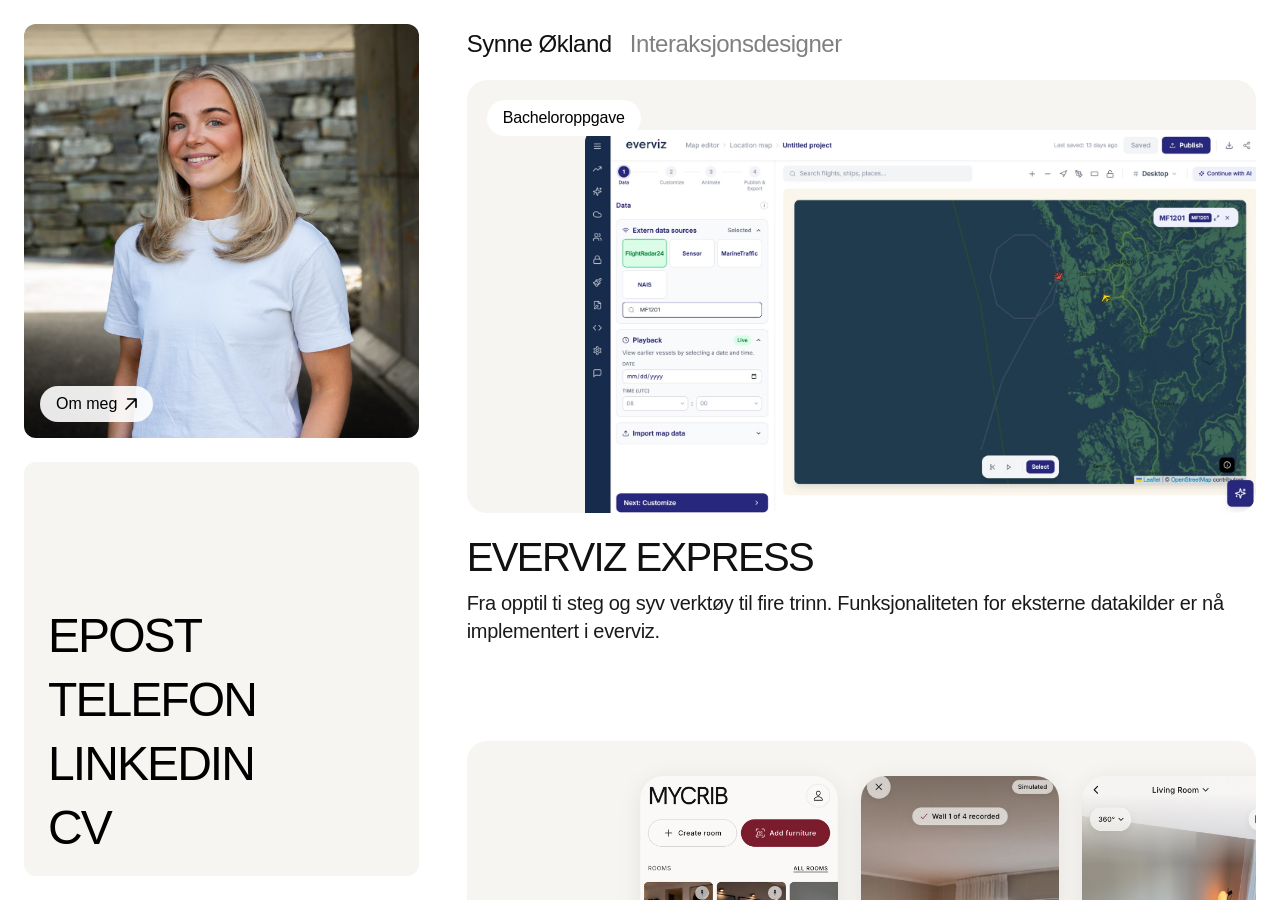
<file: index.html>
<!DOCTYPE html>
<html lang="no">

<head>
  <meta charset="UTF-8" />
  <meta name="viewport" content="width=device-width, initial-scale=1.0" />
  <title>Synne Økland — UX Portfolio</title>
  <link rel="preconnect" href="https://fonts.googleapis.com" />
  <link rel="preconnect" href="https://fonts.gstatic.com" crossorigin />
  <link href="https://fonts.googleapis.com/css2?family=Inter:wght@400;500;600&display=swap" rel="stylesheet" />
  <link rel="stylesheet" href="css/styles.css?v=14" />
</head>

<body>
  <div class="page-shell page-shell--case page-shell--home">

    <!-- Venstre kolonne: bilde øverst, kontaktlenker under -->
    <aside class="page-sidebar">
      <div class="card-home card-home--image">
        <img class="card-home__photo" src="assets/images/portrait.jpg" alt="Portrett av Synne Økland" />
      </div>
      <div class="card-home card-home--links">
        <div class="card-home__links">
          <a class="contact-link" href="mailto:synne.okland@gmail.com">
            <span class="contact-link__text">Epost</span>
            <span class="contact-link__icon"><img src="assets/icons/arrow-up-right.svg" alt="" /></span>
          </a>
          <a class="contact-link" href="tel:+4790672564">
            <span class="contact-link__text">Telefon</span>
            <span class="contact-link__icon"><img src="assets/icons/arrow-up-right.svg" alt="" /></span>
          </a>
          <a class="contact-link" href="https://www.linkedin.com/in/synne-%C3%B8kland-1a6081264/" target="_blank" rel="noopener">
            <span class="contact-link__text">Linkedin</span>
            <span class="contact-link__icon"><img src="assets/icons/arrow-up-right.svg" alt="" /></span>
          </a>
          <a class="contact-link" href="assets/cv.pdf" target="_blank" rel="noopener">
            <span class="contact-link__text">cv</span>
            <span class="contact-link__icon"><img src="assets/icons/arrow-up-right.svg" alt="" /></span>
          </a>
        </div>
      </div>
    </aside>

    <!-- Innhold: scrollbar liste med prosjekter -->
    <main class="page-content page-content--home">
      <header class="page-nav">
        <h1 class="page-nav__title page-nav__title--project">Synne Økland <span class="page-nav__role">Interaksjonsdesigner</span></h1>
      </header>

      <a class="project-card project-card--featured" href="everviz.html">
        <div class="project-card__media">
          <span class="project-card__badge">Bacheloroppgave</span>
          <div class="project-card__frame project-card__frame--everviz">
            <img src="assets/images/everviz-hero-dark.jpg" alt="Skjermbilde av everviz-dashbordet" />
          </div>
        </div>
        <div class="project-card__header">
          <p class="project-card__title">everviz express</p>
          <span class="icon-button icon-button--outline">
            <img src="assets/icons/arrow-up-right.svg" alt="" />
          </span>
        </div>
        <p class="project-card__text">Fra opptil ti steg og syv verktøy til fire trinn. Funksjonaliteten for eksterne datakilder er nå implementert i everviz.</p>
      </a>

      <a class="project-card" href="mycrib.html">
        <div class="project-card__media">
          <div class="project-card__phones">
            <img src="assets/images/mycrib-home.jpg" alt="MyCrib hjemskjerm" />
            <img src="assets/images/mycrib-scan-room.jpg" alt="MyCrib skanner rommet" />
            <img src="assets/images/mycrib-chat.jpg" alt="MyCrib rom med chat" />
          </div>
        </div>
        <div class="project-card__header">
          <p class="project-card__title">MyCrib</p>
          <span class="icon-button icon-button--outline">
            <img src="assets/icons/arrow-up-right.svg" alt="" />
          </span>
        </div>
        <p class="project-card__text">Interiørhjelp like enkelt som ChatGPT, men med rommets faktiske mål.</p>
      </a>

      <section class="project-more" aria-labelledby="more-title">
        <h2 class="project-more__title" id="more-title">Andre prosjekter</h2>
        <div class="project-more__grid">
          <a class="project-card project-card--small" href="changewatcher.html">
            <div class="project-card__media">
              <div class="project-card__frame project-card__frame--changewatcher-1">
                <img src="assets/images/project-changewatcher-2.jpg" alt="Skjermbilde av Change Watcher, del 1" />
              </div>
              <div class="project-card__frame project-card__frame--changewatcher-2">
                <img src="assets/images/project-changewatcher-1.png" alt="Skjermbilde av Change Watcher, del 2" />
              </div>
            </div>
            <div class="project-card__header">
              <p class="project-card__title">Change Watcher</p>
              <span class="icon-button icon-button--outline">
                <img src="assets/icons/arrow-up-right.svg" alt="" />
              </span>
            </div>
            <p class="project-card__text">90 % av testdeltakerne syntes funksjonen gjorde det lettere å følge med på designendringer.</p>
          </a>

          <a class="project-card project-card--small" href="academy.html">
            <div class="project-card__media">
              <div class="project-card__frame project-card__frame--academy">
                <img src="assets/images/project-academy.jpg" alt="Skjermbilde av Academy-plattformen" />
              </div>
            </div>
            <div class="project-card__header">
              <p class="project-card__title">Omega 365 Academy</p>
              <span class="icon-button icon-button--outline">
                <img src="assets/icons/arrow-up-right.svg" alt="" />
              </span>
            </div>
            <p class="project-card__text">Kurs, videoer og artikler fikk en tydelig struktur, og brukerne fant raskere fram.</p>
          </a>

          <a class="project-card project-card--small" href="myeachtrax.html">
            <div class="project-card__media">
              <div class="project-card__mockup">
                <img src="assets/images/myeachtrax-hero.png" alt="MyEachtraX på mobil" />
              </div>
            </div>
            <div class="project-card__header">
              <p class="project-card__title">MyEachtraX</p>
              <span class="icon-button icon-button--outline">
                <img src="assets/icons/arrow-up-right.svg" alt="" />
              </span>
            </div>
            <p class="project-card__text">Alle testdeltakerne løste oppgavene raskere enn før, bare gjennom bedre design.</p>
          </a>
        </div>
      </section>

    </main>
  </div>
  <script src="js/scroll.js?v=2"></script>
  <script src="js/about.js?v=7"></script>
</body>

</html>
</file>
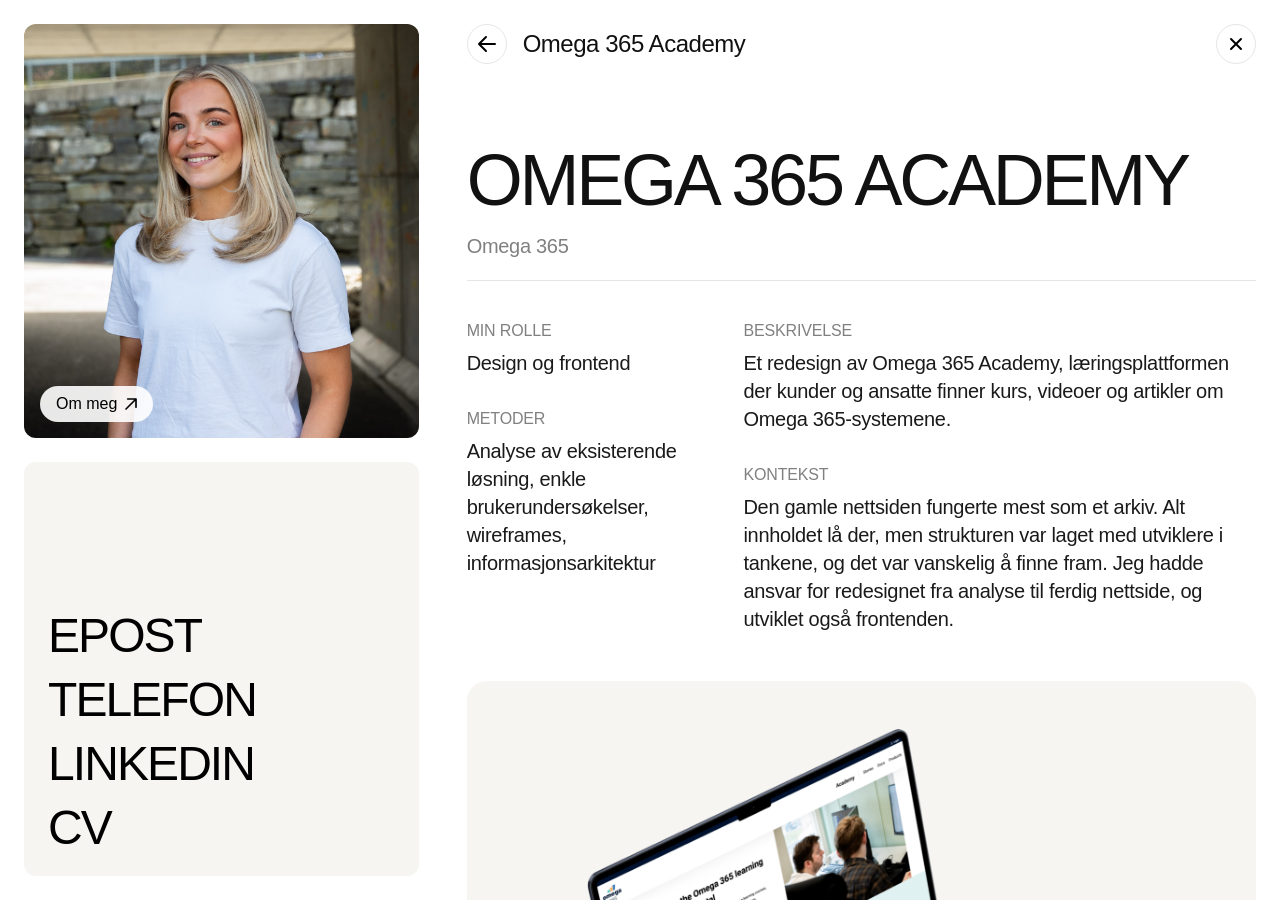
<file: academy.html>
<!DOCTYPE html>
<html lang="no">

<head>
  <meta charset="UTF-8" />
  <meta name="viewport" content="width=device-width, initial-scale=1.0" />
  <title>Omega 365 Academy — Synne Økland</title>
  <link rel="preconnect" href="https://fonts.googleapis.com" />
  <link rel="preconnect" href="https://fonts.gstatic.com" crossorigin />
  <link
    href="https://fonts.googleapis.com/css2?family=Inter:wght@400;500;600&family=Manrope:wght@400;500;600&display=swap"
    rel="stylesheet" />
  <link rel="stylesheet" href="css/styles.css?v=14" />
</head>

<body>
  <div class="page-shell page-shell--case">

    <!-- Venstre kolonne: bilde øverst, kontaktlenker under (samme som forsida) -->
    <aside class="page-sidebar">
      <div class="card-home card-home--image">
        <img class="card-home__photo" src="assets/images/portrait.jpg" alt="Portrett av Synne Økland" />
      </div>
      <div class="card-home card-home--links">
        <div class="card-home__links">
          <a class="contact-link" href="mailto:synne.okland@gmail.com">
            <span class="contact-link__text">Epost</span>
            <span class="contact-link__icon"><img src="assets/icons/arrow-up-right.svg" alt="" /></span>
          </a>
          <a class="contact-link" href="tel:+4790672564">
            <span class="contact-link__text">Telefon</span>
            <span class="contact-link__icon"><img src="assets/icons/arrow-up-right.svg" alt="" /></span>
          </a>
          <a class="contact-link" href="https://www.linkedin.com/in/synne-%C3%B8kland-1a6081264/" target="_blank" rel="noopener">
            <span class="contact-link__text">Linkedin</span>
            <span class="contact-link__icon"><img src="assets/icons/arrow-up-right.svg" alt="" /></span>
          </a>
          <a class="contact-link" href="assets/cv.pdf" target="_blank" rel="noopener">
            <span class="contact-link__text">cv</span>
            <span class="contact-link__icon"><img src="assets/icons/arrow-up-right.svg" alt="" /></span>
          </a>
        </div>
      </div>
    </aside>

    <!-- Prosjektinnhold (Figma: Portfolio-v2, node 121:654) -->
    <main class="page-content page-content--project">
      <nav class="page-nav">
        <div class="page-nav__left">
          <a class="icon-button icon-button--outline" href="index.html" aria-label="Tilbake til prosjektene">
            <img src="assets/icons/arrow-left.svg" alt="" />
          </a>
          <p class="page-nav__title page-nav__title--project">Omega 365 Academy</p>
        </div>
        <a class="page-nav__close" href="index.html" aria-label="Lukk">
          <span class="icon-button icon-button--outline">
            <img src="assets/icons/cross.svg" alt="" />
          </span>
        </a>
      </nav>

      <article class="case">
        <header class="case__intro">
          <h1 class="case__title">Omega 365 Academy</h1>
          <p class="case__client">Omega 365</p>
        </header>

        <section class="case__overview">
          <dl class="case__facts">
            <div class="case__group">
              <dt class="case__label">Min rolle</dt>
              <dd class="case__text">Design og frontend</dd>
            </div>
            <div class="case__group">
              <dt class="case__label">Metoder</dt>
              <dd class="case__text">Analyse av eksisterende løsning, enkle brukerundersøkelser, wireframes, informasjonsarkitektur</dd>
            </div>
          </dl>

          <div class="case__summary">
            <div class="case__group">
              <p class="case__label">Beskrivelse</p>
              <p class="case__text">Et redesign av Omega 365 Academy, læringsplattformen der kunder og ansatte finner kurs, videoer og artikler om Omega 365-systemene.</p>
            </div>
            <div class="case__group">
              <p class="case__label">Kontekst</p>
              <p class="case__text">Den gamle nettsiden fungerte mest som et arkiv. Alt innholdet lå der, men strukturen var laget med utviklere i tankene, og det var vanskelig å finne fram. Jeg hadde ansvar for redesignet fra analyse til ferdig nettside, og utviklet også frontenden.</p>
            </div>
          </div>
        </section>

        <figure class="case__media case__media--hero case__media--mockup">
          <img src="assets/images/academy-hero.png" alt="Den nye forsiden til Omega 365 Academy på en laptop" />
        </figure>

        <section class="case__section">
          <h2 class="case__heading">Utfordringen</h2>
          <p class="case__text">Hvordan kan en samling kurs, videoer og artikler bli en læringsplattform som er lett å finne fram i?</p>
        </section>

        <section class="case__section">
          <h2 class="case__heading">Rammer</h2>
          <p class="case__text">Academy er en offentlig side og en del av hvordan Omega 365 presenterer seg utad. Designet måtte derfor følge Omegas designsystem og merkevare, med farger, typografi og komponenter som allerede var etablert. Innenfor de rammene prøvde jeg å gjøre siden litt mer leken og innbydende, blant annet med illustrasjoner, siden den handler om læring. Samtidig måtte den fortsatt fremstå som profesjonell, så balansen mellom det lekne og det seriøse var en del av jobben.</p>
        </section>

        <section class="case__section">
          <h2 class="case__heading">Problemet</h2>
          <p class="case__text">Alt innholdet fantes, men det lå samlet uten en tydelig struktur, og siden manglet det visuelle som gjør at man får lyst til å lære. Kurs, videoer og artikler måtte få hver sin plass, og samtidig henge sammen som én plattform.</p>
          <figure class="case__figure">
            <div class="case__media case__media--video">
              <video src="assets/videos/academy-before.mp4" autoplay muted loop playsinline controls preload="metadata"></video>
            </div>
            <figcaption class="case__caption">Den gamle nettsiden.</figcaption>
          </figure>
        </section>

        <section class="case__section">
          <h2 class="case__heading">Prosess</h2>

          <div class="case__sub">
            <h3 class="case__subheading">Forstå før jeg tegnet</h3>
            <p class="case__text">Jeg startet med å gå gjennom den eksisterende siden og gjøre enkle brukerundersøkelser for å forstå hva folk lette etter, og hvor de ga opp. Ut fra det laget jeg wireframes med ulike løsninger for navigasjon og struktur, slik at retningen kunne vurderes tidlig før noe ble designet ferdig.</p>
          </div>

          <div class="case__sub">
            <h3 class="case__subheading">Ny informasjonsarkitektur</h3>
            <p class="case__text">Jeg organiserte innholdet på nytt etter type og formål, slik at kurs, artikler og videoer fikk hver sin tydelige inngang. Grensesnittet ble designet med komponentene fra Omegas designsystem, slik at plattformen føltes som en del av resten av selskapet.</p>
          </div>

          <div class="case__sub">
            <h3 class="case__subheading">Fra design til kode</h3>
            <p class="case__text">Til slutt bygget jeg frontenden selv, og bidro med enkle oppgaver i backend. Det ga meg en god forståelse av hvordan designvalg faktisk blir til kode, og hva som gjør et design enkelt eller vanskelig å bygge.</p>
          </div>
        </section>

        <section class="case__section">
          <h2 class="case__heading">Resultat</h2>
          <p class="case__text">Den nye siden har en tydeligere struktur og et mer moderne uttrykk. Brukerne vi snakket med etterpå fant raskere fram til relevant innhold, og opplevde navigasjonen som mer sammenhengende.</p>
          <figure class="case__figure">
            <div class="case__media case__media--video">
              <video src="assets/videos/academy-after.mp4" autoplay muted loop playsinline controls preload="metadata"></video>
            </div>
            <figcaption class="case__caption">Den nye nettsiden.</figcaption>
          </figure>
        </section>

        <section class="case__section">
          <h2 class="case__heading">Hva jeg tar med meg</h2>
          <p class="case__text">Jeg hadde ansvar for hele redesignet, fra analyse til ferdig kode. Jeg lærte hvor mye informasjonsarkitektur betyr for hvordan en side oppleves, og det å bygge løsningen selv ga meg en bedre forståelse av hva designvalgene mine betyr for den som skal utvikle dem.</p>
        </section>
      </article>
    </main>
  </div>
  <script src="js/about.js?v=7"></script>
</body>

</html>
</file>
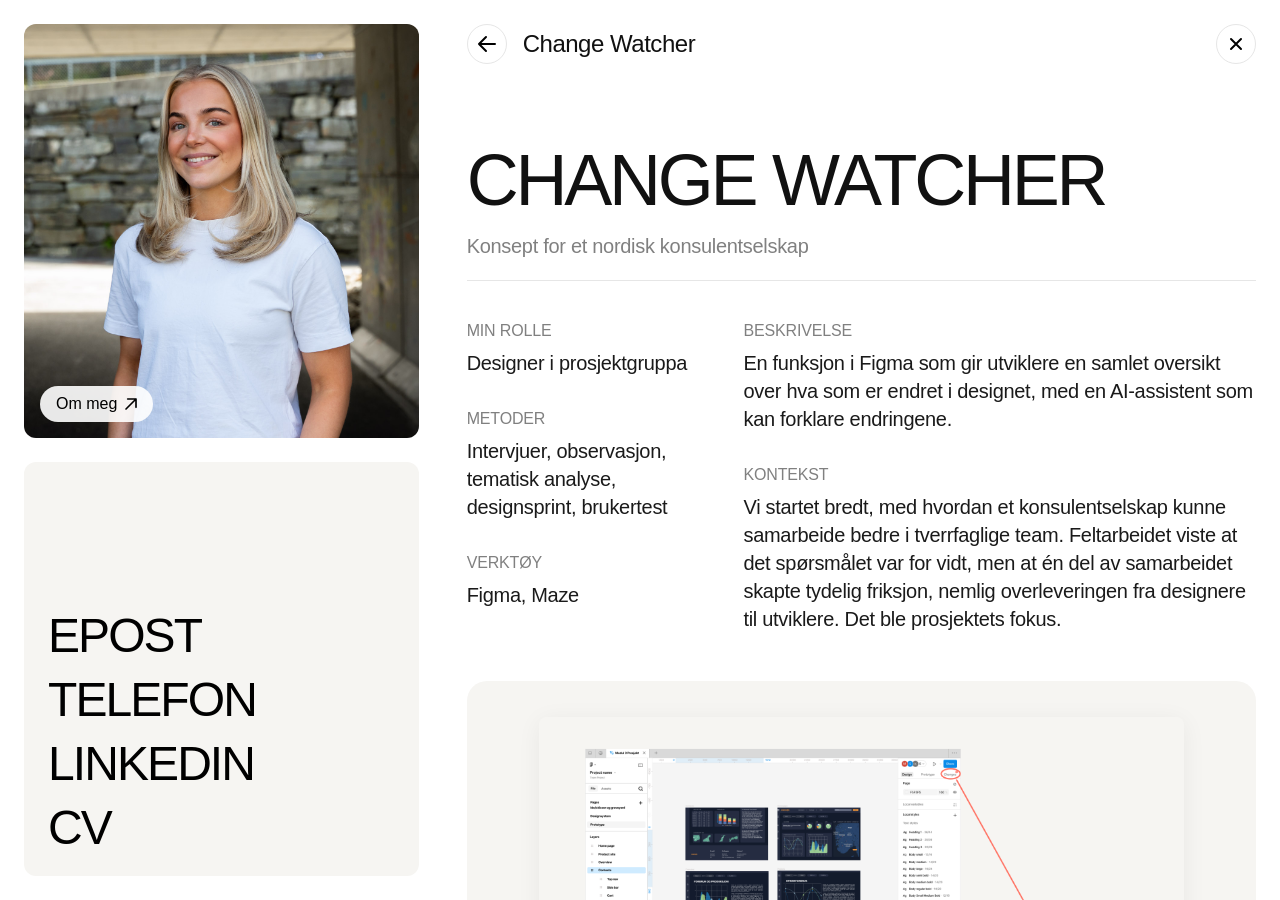
<file: changewatcher.html>
<!DOCTYPE html>
<html lang="no">

<head>
  <meta charset="UTF-8" />
  <meta name="viewport" content="width=device-width, initial-scale=1.0" />
  <title>Change Watcher — Synne Økland</title>
  <link rel="preconnect" href="https://fonts.googleapis.com" />
  <link rel="preconnect" href="https://fonts.gstatic.com" crossorigin />
  <link
    href="https://fonts.googleapis.com/css2?family=Inter:wght@400;500;600&family=Manrope:wght@400;500;600&display=swap"
    rel="stylesheet" />
  <link rel="stylesheet" href="css/styles.css?v=14" />
</head>

<body>
  <div class="page-shell page-shell--case">

    <!-- Venstre kolonne: bilde øverst, kontaktlenker under (samme som forsida) -->
    <aside class="page-sidebar">
      <div class="card-home card-home--image">
        <img class="card-home__photo" src="assets/images/portrait.jpg" alt="Portrett av Synne Økland" />
      </div>
      <div class="card-home card-home--links">
        <div class="card-home__links">
          <a class="contact-link" href="mailto:synne.okland@gmail.com">
            <span class="contact-link__text">Epost</span>
            <span class="contact-link__icon"><img src="assets/icons/arrow-up-right.svg" alt="" /></span>
          </a>
          <a class="contact-link" href="tel:+4790672564">
            <span class="contact-link__text">Telefon</span>
            <span class="contact-link__icon"><img src="assets/icons/arrow-up-right.svg" alt="" /></span>
          </a>
          <a class="contact-link" href="https://www.linkedin.com/in/synne-%C3%B8kland-1a6081264/" target="_blank" rel="noopener">
            <span class="contact-link__text">Linkedin</span>
            <span class="contact-link__icon"><img src="assets/icons/arrow-up-right.svg" alt="" /></span>
          </a>
          <a class="contact-link" href="assets/cv.pdf" target="_blank" rel="noopener">
            <span class="contact-link__text">cv</span>
            <span class="contact-link__icon"><img src="assets/icons/arrow-up-right.svg" alt="" /></span>
          </a>
        </div>
      </div>
    </aside>

    <!-- Prosjektinnhold (Figma: Portfolio-v2, node 121:654) -->
    <main class="page-content page-content--project">
      <nav class="page-nav">
        <div class="page-nav__left">
          <a class="icon-button icon-button--outline" href="index.html" aria-label="Tilbake til prosjektene">
            <img src="assets/icons/arrow-left.svg" alt="" />
          </a>
          <p class="page-nav__title page-nav__title--project">Change Watcher</p>
        </div>
        <a class="page-nav__close" href="index.html" aria-label="Lukk">
          <span class="icon-button icon-button--outline">
            <img src="assets/icons/cross.svg" alt="" />
          </span>
        </a>
      </nav>

      <article class="case">
        <header class="case__intro">
          <h1 class="case__title">Change Watcher</h1>
          <p class="case__client">Konsept for et nordisk konsulentselskap</p>
        </header>

        <section class="case__overview">
          <dl class="case__facts">
            <div class="case__group">
              <dt class="case__label">Min rolle</dt>
              <dd class="case__text">Designer i prosjektgruppa</dd>
            </div>
            <div class="case__group">
              <dt class="case__label">Metoder</dt>
              <dd class="case__text">Intervjuer, observasjon, tematisk analyse, designsprint, brukertest</dd>
            </div>
            <div class="case__group">
              <dt class="case__label">Verktøy</dt>
              <dd class="case__text">Figma, Maze</dd>
            </div>
          </dl>

          <div class="case__summary">
            <div class="case__group">
              <p class="case__label">Beskrivelse</p>
              <p class="case__text">En funksjon i Figma som gir utviklere en samlet oversikt over hva som er endret i designet, med en AI-assistent som kan forklare endringene.</p>
            </div>
            <div class="case__group">
              <p class="case__label">Kontekst</p>
              <p class="case__text">Vi startet bredt, med hvordan et konsulentselskap kunne samarbeide bedre i tverrfaglige team. Feltarbeidet viste at det spørsmålet var for vidt, men at én del av samarbeidet skapte tydelig friksjon, nemlig overleveringen fra designere til utviklere. Det ble prosjektets fokus.</p>
            </div>
          </div>
        </section>

        <figure class="case__media case__media--hero">
          <img src="assets/images/changewatcher-hero.png" alt="Figma med en ny fane, «Changes», ved siden av Design og Prototype" />
        </figure>

        <section class="case__section">
          <h2 class="case__heading">Utfordringen</h2>
          <p class="case__text">Hvordan kan vi gjøre det enklere for utviklere å følge med på endringer i designet, slik at det som bygges faktisk blir det som ble designet?</p>
        </section>

        <section class="case__section">
          <h2 class="case__heading">Innsikt</h2>
          <div class="case__prose">
            <p class="case__text">Gjennom fem semistrukturerte intervjuer og observasjon i selskapet så vi at utviklere brukte mye tid på å finne ut hva som var endret i det de kalte «rotete» Figma-filer med mange rammer. Små endringer ble oversett eller misforstått, og både designere og utviklere brukte tid på å avklare detaljer i etterkant.</p>
            <p class="case__text">Konsekvensen var forsinkelser, og en implementering som ikke alltid speilet det designeren mente. Problemet var ikke at folk ikke snakket sammen, men at endringene var usynlige der utviklerne jobbet.</p>
          </div>
          <figure class="case__figure">
            <div class="case__media case__media--sheet case__media--sheet-wide">
              <img src="assets/images/changewatcher-issue.png" alt="Illustrasjon: designeren mener en endring trengs, utvikleren lurer på hva som er endret" />
            </div>
            <figcaption class="case__caption">Designeren vet hva som er endret, mens utvikleren må lete.</figcaption>
          </figure>
        </section>

        <section class="case__section">
          <h2 class="case__heading">Prosess</h2>
          <div class="case__prose">
            <p class="case__text">Vi analyserte intervjuene tematisk og tok funnene inn i en designsprint. Der definerte vi problemet, laget en persona og skisserte ideer med Crazy 8s, før vi satte den beste ideen sammen i et storyboard.</p>
            <p class="case__text">Vi bestemte tidlig at løsningen ikke skulle bli enda et verktøy teamet måtte ta i bruk. Den skulle ligge i Figma, der både designere og utviklere allerede jobbet. Deretter bygget vi en interaktiv prototype og testet den med 13 deltakere i Maze, med både oppgaver og spørsmål.</p>
          </div>
          <figure class="case__figure">
            <div class="case__media-row">
              <div class="case__media case__media--sheet"><img src="assets/images/changewatcher-designsprint.png" alt="Persona-arbeid i designsprinten med lapper for mål, behov og frustrasjoner" /></div>
              <div class="case__media case__media--sheet"><img src="assets/images/changewatcher-storyboard.png" alt="Storyboard i fire steg" /></div>
            </div>
            <figcaption class="case__caption">Personaarbeid og storyboard fra designsprinten.</figcaption>
          </figure>
        </section>

        <section class="case__section">
          <h2 class="case__heading">Løsningen</h2>
          <div class="case__sub">
            <h3 class="case__subheading">En egen fane for endringer</h3>
            <p class="case__text">«Changes» ligger ved siden av Design og Prototype. Endringene vises kronologisk med tidspunkt og en kort beskrivelse, et merke viser hvor mange som ikke er sett, og listen kan filtreres på alle eller utvalgte rammer.</p>
          </div>
          <div class="case__sub">
            <h3 class="case__subheading">AI-assistent som forklarer</h3>
            <p class="case__text">Under hver endring kan utvikleren spørre en AI-assistent om rammen og få tekniske detaljer, som fargekoder og justering, uten å måtte avbryte designeren.</p>
          </div>
          <figure class="case__figure">
            <div class="case__media-row">
              <div class="case__media case__media--contain case__media--tall"><img src="assets/images/changewatcher-panel.png" alt="Changes-panelet med liste over endrede rammer" /></div>
              <div class="case__media case__media--contain case__media--tall"><img src="assets/images/changewatcher-ai.png" alt="Endringslogg for en ramme med felt for å spørre AI-en" /></div>
            </div>
            <figcaption class="case__caption">Oversikten over endrede rammer, og loggen for én ramme med spørsmål til AI-en.</figcaption>
          </figure>
        </section>

        <section class="case__section">
          <h2 class="case__heading">Resultat</h2>
          <p class="case__text">90 prosent av deltakerne syntes funksjonen var nyttig for tverrfaglige team, og 80 prosent løste oppgavene. Testen avdekket også forbedringspunkter i brukervennligheten, og at mye av det samme allerede finnes i Figmas Dev Mode.</p>
        </section>

        <section class="case__section">
          <h2 class="case__heading">Hva jeg tar med meg</h2>
          <p class="case__text">Behovet var ekte, men vi burde undersøkt eksisterende løsninger grundigere før vi gikk i gang. Et videre arbeid måtte vise tydeligere hva Change Watcher tilfører utover Dev Mode. Samtidig lærte jeg mye om overleveringen mellom design og utvikling, og hvor mye det betyr at endringer er synlige der utviklerne faktisk jobber.</p>
        </section>
      </article>
    </main>
  </div>
  <script src="js/about.js?v=7"></script>
</body>

</html>
</file>
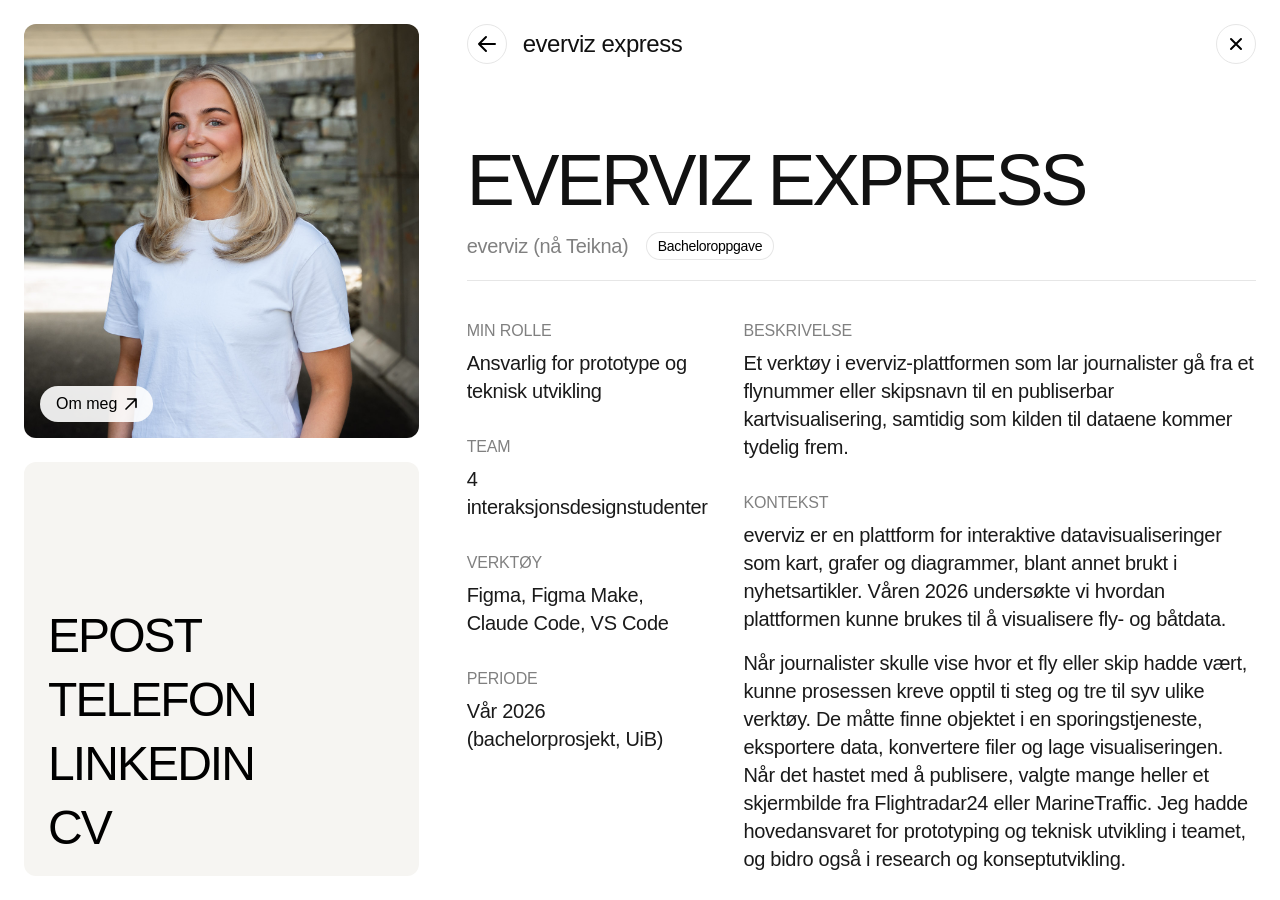
<file: everviz.html>
<!DOCTYPE html>
<html lang="no">

<head>
  <meta charset="UTF-8" />
  <meta name="viewport" content="width=device-width, initial-scale=1.0" />
  <title>everviz express — Synne Økland</title>
  <link rel="preconnect" href="https://fonts.googleapis.com" />
  <link rel="preconnect" href="https://fonts.gstatic.com" crossorigin />
  <link
    href="https://fonts.googleapis.com/css2?family=Inter:wght@400;500;600&family=Manrope:wght@400;500;600&display=swap"
    rel="stylesheet" />
  <link rel="stylesheet" href="css/styles.css?v=14" />
</head>

<body>
  <div class="page-shell page-shell--case">

    <!-- Venstre kolonne: bilde øverst, kontaktlenker under (samme som forsida) -->
    <aside class="page-sidebar">
      <div class="card-home card-home--image">
        <img class="card-home__photo" src="assets/images/portrait.jpg" alt="Portrett av Synne Økland" />
      </div>
      <div class="card-home card-home--links">
        <div class="card-home__links">
          <a class="contact-link" href="mailto:synne.okland@gmail.com">
            <span class="contact-link__text">Epost</span>
            <span class="contact-link__icon"><img src="assets/icons/arrow-up-right.svg" alt="" /></span>
          </a>
          <a class="contact-link" href="tel:+4790672564">
            <span class="contact-link__text">Telefon</span>
            <span class="contact-link__icon"><img src="assets/icons/arrow-up-right.svg" alt="" /></span>
          </a>
          <a class="contact-link" href="https://www.linkedin.com/in/synne-%C3%B8kland-1a6081264/" target="_blank" rel="noopener">
            <span class="contact-link__text">Linkedin</span>
            <span class="contact-link__icon"><img src="assets/icons/arrow-up-right.svg" alt="" /></span>
          </a>
          <a class="contact-link" href="assets/cv.pdf" target="_blank" rel="noopener">
            <span class="contact-link__text">cv</span>
            <span class="contact-link__icon"><img src="assets/icons/arrow-up-right.svg" alt="" /></span>
          </a>
        </div>
      </div>
    </aside>

    <!-- Prosjektinnhold (Figma: Portfolio-v2, node 121:654) -->
    <main class="page-content page-content--project">
      <nav class="page-nav">
        <div class="page-nav__left">
          <a class="icon-button icon-button--outline" href="index.html" aria-label="Tilbake til prosjektene">
            <img src="assets/icons/arrow-left.svg" alt="" />
          </a>
          <p class="page-nav__title page-nav__title--project">everviz express</p>
        </div>
        <a class="page-nav__close" href="index.html" aria-label="Lukk">
          <span class="icon-button icon-button--outline">
            <img src="assets/icons/cross.svg" alt="" />
          </span>
        </a>
      </nav>

      <article class="case">
        <header class="case__intro">
          <h1 class="case__title">everviz express</h1>
          <p class="case__client">everviz (nå Teikna) <span class="case__status case__status--featured">Bacheloroppgave</span></p>
        </header>

        <section class="case__overview">
          <dl class="case__facts">
            <div class="case__group">
              <dt class="case__label">Min rolle</dt>
              <dd class="case__text">Ansvarlig for prototype og teknisk utvikling</dd>
            </div>
            <div class="case__group">
              <dt class="case__label">Team</dt>
              <dd class="case__text">4 interaksjonsdesignstudenter</dd>
            </div>
            <div class="case__group">
              <dt class="case__label">Verktøy</dt>
              <dd class="case__text">Figma, Figma Make, Claude Code, VS Code</dd>
            </div>
            <div class="case__group">
              <dt class="case__label">Periode</dt>
              <dd class="case__text">Vår 2026 (bachelorprosjekt, UiB)</dd>
            </div>
          </dl>

          <div class="case__summary">
            <div class="case__group">
              <p class="case__label">Beskrivelse</p>
              <p class="case__text">Et verktøy i everviz-plattformen som lar journalister gå fra et flynummer eller skipsnavn til en publiserbar kartvisualisering, samtidig som kilden til dataene kommer tydelig frem.</p>
            </div>
            <div class="case__group">
              <p class="case__label">Kontekst</p>
              <div class="case__prose">
                <p class="case__text">everviz er en plattform for interaktive datavisualiseringer som kart, grafer og diagrammer, blant annet brukt i nyhetsartikler. Våren 2026 undersøkte vi hvordan plattformen kunne brukes til å visualisere fly- og båtdata.</p>
                <p class="case__text">Når journalister skulle vise hvor et fly eller skip hadde vært, kunne prosessen kreve opptil ti steg og tre til syv ulike verktøy. De måtte finne objektet i en sporingstjeneste, eksportere data, konvertere filer og lage visualiseringen. Når det hastet med å publisere, valgte mange heller et skjermbilde fra Flightradar24 eller MarineTraffic. Jeg hadde hovedansvaret for prototyping og teknisk utvikling i teamet, og bidro også i research og konseptutvikling.</p>
              </div>
            </div>
          </div>
        </section>

        <figure class="case__media case__media--hero">
          <img src="assets/images/everviz-hero-dark.jpg" alt="everviz express: datapanel til venstre og kart med fly over Vestlandet til høyre" />
        </figure>

        <section class="case__section">
          <h2 class="case__heading">Utfordringen</h2>
          <p class="case__text">Hvordan kan vi gjøre visualisering til et naturlig valg for journalister, også når saken må ut raskt?</p>
        </section>

        <section class="case__section">
          <h2 class="case__heading">Rammer</h2>
          <p class="case__text">Konseptet ble utviklet innenfor rammene av everviz' eksisterende plattform og visuelle uttrykk. Vi måtte derfor ta hensyn til eksisterende funksjonalitet, design og tekniske begrensninger, samtidig som vi utforsket hvordan arbeidsflyten kunne forbedres.</p>
        </section>

        <section class="case__section">
          <h2 class="case__heading">Research og innsikt</h2>

          <div class="case__sub">
            <h3 class="case__subheading">Hvordan journalistene jobbet</h3>
            <p class="case__text">Vi intervjuet ti journalister fra ulike redaksjoner og observerte fire av dem mens de jobbet med oppgaver i Flightradar24 og MarineTraffic. To av journalistene hadde allerede laget egne verktøy for å slippe noen av omveiene i prosessen. Det viste hvor tungvint arbeidsflyten var, og hvor mye ekstraarbeid de var villige til å gjøre for å få den til å fungere.</p>
            <figure class="case__figure">
              <div class="case__media case__media--sheet case__media--sheet-wide"><img src="assets/images/everviz-journey.png" alt="Dagens arbeidsflyt i ti steg, der mange gir opp ved rydding og komprimering av datafilen" /></div>
              <figcaption class="case__caption">Slik så arbeidsflyten ut da vi kartla den. Den hadde ti steg, og mange ga opp ved steg 5–6 og tok et skjermbilde i stedet.</figcaption>
            </figure>
            <figure class="case__figure">
              <div class="case__media case__media--sheet case__media--sheet-wide"><img src="assets/images/everviz-analysis.jpg" alt="Tematisk analyse i Figma med rådata, koding, klynger og temaer" /></div>
              <figcaption class="case__caption">Den tematiske analysen i Figma, fra rådata og koding til klynger og temaer.</figcaption>
            </figure>
          </div>

          <div class="case__sub">
            <h3 class="case__subheading">Hvorfor journalistene valgte skjermbilder</h3>
            <div class="case__prose">
              <p class="case__text">Når en sak må publiseres raskt, er skjermbildet ofte det enkleste valget. Det tar bare noen sekunder å hente ut, mens en egen kartvisualisering krever mye mer arbeid. Et animert kart kan vise når flyet snudde, hvor det sirklet og hva som skjedde underveis. Et skjermbilde viser bare ett øyeblikk av hendelsen og gir journalisten mindre kontroll over hvordan informasjonen presenteres. Når journalistene valgte skjermbildet, gikk det derfor ut over historiefortellingen.</p>
              <p class="case__text">Samtidig hadde skjermbildet en fordel. Det var tydelig at informasjonen kom fra Flightradar24, en tjeneste mange lesere kjenner fra før. Særlig flyentusiaster vet hvordan de skal lese flysporet, høydefargene og flyinformasjonen, og det gjorde skjermbildet gjenkjennelig og troverdig. I en egen visualisering kunne denne koblingen forsvinne. Løsningen måtte derfor være rask nok til å bli et alternativ til skjermbildet, og samtidig vise tydelig hvor dataene kom fra.</p>
            </div>
            <figure class="case__figure">
              <div class="case__media case__media--sheet case__media--sheet-wide"><img src="assets/images/everviz-flightradar.jpg" alt="Skjermbilde fra Flightradar24 av et fly som sirkler over Nederland" /></div>
              <figcaption class="case__caption">Et skjermbilde brukt i en nyhetsartikkel. Det er raskt å hente ut og lett å kjenne igjen, men viser bare ett øyeblikk av hendelsen.</figcaption>
            </figure>
          </div>

          <div class="case__sub">
            <h3 class="case__subheading">Hvem vi designet for</h3>
            <p class="case__text">Ut fra intervjuene laget vi personas for de to rollene som påvirket løsningen mest. Thomas er en ung journalist som er rask med nye verktøy, men lei av løsninger som lover mer enn de leverer. Maria er redaktør, og mener fly- og båtsaker engasjerer leserne for lite, samtidig som redaksjonen har lite penger til avansert grafikk.</p>
            <figure class="case__figure">
              <div class="case__media-row"><div class="case__media case__media--sheet"><img src="assets/images/everviz-persona-thomas.jpg" alt="Persona Thomas, journalist i BT" /></div><div class="case__media case__media--sheet"><img src="assets/images/everviz-persona-maria.png" alt="Persona Maria, redaktør" /></div></div>
              <figcaption class="case__caption">Personaene Thomas og Maria, journalisten som lager visualiseringen og redaktøren som må se verdien av den.</figcaption>
            </figure>
          </div>

          <div class="case__sub">
            <h3 class="case__subheading">Viktigste brukerbehov</h3>
            <ul class="case__stories">
              <li>Som journalist vil jeg kunne starte med det jeg har, enten det er et flynummer, et skipsnavn eller et tips.</li>
              <li>Som journalist vil jeg kunne vise hvor dataene kommer fra, slik at leseren vet hva visualiseringen bygger på.</li>
              <li>Som journalist med lite erfaring med kart vil jeg få hjelp gjennom prosessen uten å miste oversikten.</li>
            </ul>
          </div>
        </section>

        <section class="case__section">
          <h2 class="case__heading">Prosess</h2>

          <div class="case__sub">
            <h3 class="case__subheading">Den første prototypen fulgte feil struktur</h3>
            <div class="case__prose">
              <p class="case__text">Oppdragsgiver ønsket tidlig noe å vise frem på en konferanse, så vi gikk raskt i gang med Figma Make. Vi ga verktøyet skjermbilder av everviz sitt eksisterende grensesnitt og beskrivelser av den nye funksjonaliteten, og fikk tilbake en prototype som så nesten ferdig ut.</p>
              <p class="case__text">I den første brukertesten fant deltakerne likevel ikke den nye funksjonaliteten. KI-en hadde fulgt everviz sin eksisterende fanestruktur og plassert valget av datakilder under «Customize», sammen med andre tilpasninger av kartet. Men det var valget av data som skulle være det første journalisten gjorde, og der var det lite naturlig å lete etter det. Verktøyet gjorde altså det vi ba om. Problemet lå i hvordan vi hadde rammet inn oppgaven, siden vi ba den bygge videre på det som allerede fantes før vi egentlig visste hva vi skulle lage.</p>
              <p class="case__text">Vi gikk derfor tilbake til håndtegnede skisser og så på arbeidsflyten som en helhet. Jeg foreslo å dele den opp i fire trinn, Data, Customize, Animate og Publish, slik at journalisten kunne gjøre én ting om gangen. Deretter bygget jeg en ny, sammenhengende prototype i Claude Code, slik at vi kunne teste hele arbeidsflyten med journalister og interaksjonsdesignstudenter.</p>
              <p class="case__text">Vi holdt også en co-design-workshop med everviz. De kjente feltet godt og hjalp oss å holde løsningen innenfor realistiske tekniske rammer. Ideelt sett skulle journalistene vært med, men de hadde ikke tid i en travel arbeidsdag, så vi tok med innsikten fra intervjuene og observasjonene inn i workshopen i stedet.</p>
            </div>
            <figure class="case__figure">
              <div class="case__media-row"><div class="case__media case__media--sheet"><img src="assets/images/everviz-iteration1.jpg" alt="Første iterasjon: alt lå under fanen Customize" /></div><div class="case__media case__media--sheet"><img src="assets/images/everviz-iteration2.jpg" alt="Endelig versjon: fire trinn øverst i panelet" /></div></div>
              <figcaption class="case__caption">Til venstre første iterasjon, der KI-en la alt under «Customize». Til høyre den endelige versjonen med fire trinn.</figcaption>
            </figure>
          </div>

          <div class="case__sub">
            <h3 class="case__subheading">Én flyt for både nye og erfarne brukere</h3>
            <div class="case__prose">
              <p class="case__text">Testene og intervjuene viste at brukerne hadde svært ulik erfaring med kart og dataverktøy. Én journalist fortalte at mange «får panikk av å skulle lage noe med et kart», og en annen oppsummerte det med at «jo mer valg, jo vanskeligere». En mer erfaren bruker var derimot skeptisk til at verktøyet skulle bestemme rekkefølgen for ham.</p>
              <p class="case__text">Vi valgte derfor en trinnvis hovedflyt, men lot brukerne navigere fritt mellom trinnene. De som trengte veiledning, fikk en tydelig vei gjennom prosessen, mens de mer erfarne kunne gå rett til det de ville endre.</p>
            </div>
            <div class="case__pullquotes">
            <figure class="case__pullquote">
              <blockquote>«Får panikk av å skulle lage noe med et kart.»</blockquote>
              <figcaption>Journalist, intervju</figcaption>
            </figure>
            <figure class="case__pullquote">
              <blockquote>«Jo mer valg, jo vanskeligere.»</blockquote>
              <figcaption>Journalist, brukertest</figcaption>
            </figure>
            </div>
          </div>
        </section>

        <section class="case__section">
          <h2 class="case__heading">Løsningen</h2>
          <p class="case__text case__intro-text">Hvert designvalg svarer på noe vi fant i innsiktsarbeidet. Rekkefølgen under følger journalistens vei fra tips til publisert sak.</p>

          <div class="case__sub">
            <h3 class="case__subheading">Datakildene ligger i verktøyet</h3>
            <div class="case__prose">
              <p class="case__text">Mange journalister ga opp når de skulle eksportere, rydde og komprimere datafiler, og tok et skjermbilde i stedet. Derfor fjernet vi de stegene helt.</p>
              <p class="case__text">Journalisten slår på FlightRadar24, MarineTraffic, NAIS eller sensordata direkte i everviz, og ser fly og skip live på kartet. Med avspilling kan journalisten også hente fram posisjoner fra et tidligere tidspunkt.</p>
            </div>
            <figure class="case__figure">
              <div class="case__media case__media--sheet case__media--sheet-wide"><img src="assets/images/everviz-datasources.jpg" alt="Data-trinnet med FlightRadar24 og MarineTraffic slått på, og fly og skip over Norge på kartet" /></div>
              <figcaption class="case__caption">FlightRadar24 og MarineTraffic er slått på, og fly og skip vises live på kartet.</figcaption>
            </figure>
          </div>

          <div class="case__sub">
            <h3 class="case__subheading">Søk med det journalisten har</h3>
            <div class="case__prose">
              <p class="case__text">Journalister starter ofte bare med et tips, ikke et flightnummer. Søkefeltet tar derfor imot steder, flightnummer, callsign, registreringsnummer, skipsnavn og vanlig tekst, og viser fly, skip og steder i samme liste.</p>
            </div>
            <figure class="case__figure">
              <div class="case__media case__media--sheet case__media--sheet-wide"><img src="assets/images/everviz-search.jpg" alt="Søk på «Bergen» som viser flyplassen, fly og skip til og fra Bergen, og et åpent kildepanel for et fly" /></div>
              <figcaption class="case__caption">Et søk på «Bergen» gir både flyplassen, fly og skip, og kilden vises når et objekt er valgt.</figcaption>
            </figure>
          </div>

          <div class="case__sub">
            <h3 class="case__subheading">Én oppgave om gangen</h3>
            <div class="case__prose">
              <p class="case__text">Brukertestene viste at mange valg på én gang gjorde det vanskeligere, og flere var usikre på kart. Arbeidsflyten ble derfor delt i fire trinn, Data, Customize, Animate og Publish. Erfarne brukere kan likevel hoppe fritt mellom trinnene. Innenfor hvert trinn er det journalistene brukte mest, som datakildene, åpent fra start, mens det de bare trengte av og til, som import av kartdata, ligger i menyer som kan åpnes ved behov. Slik er det viktigste alltid lett tilgjengelig, uten at skjermen blir overveldende.</p>
            </div>
            <figure class="case__figure">
              <div class="case__media-row"><div class="case__media case__media--sheet"><img src="assets/images/everviz-d-step1.jpg" alt="Trinn 1, Data" /></div><div class="case__media case__media--sheet"><img src="assets/images/everviz-d-step2.jpg" alt="Trinn 2, Customize" /></div><div class="case__media case__media--sheet"><img src="assets/images/everviz-d-step3.jpg" alt="Trinn 3, Animate" /></div><div class="case__media case__media--sheet"><img src="assets/images/everviz-d-step4.jpg" alt="Trinn 4, Publish" /></div></div>
              <figcaption class="case__caption">De fire trinnene Data, Customize, Animate og Publish.</figcaption>
            </figure>
          </div>

          <div class="case__sub">
            <h3 class="case__subheading">Kilden følger med</h3>
            <div class="case__prose">
              <p class="case__text">Skjermbildet fra Flightradar24 var troverdig fordi leserne kjente igjen kilden. Den koblingen ville vi beholde, så kildepanelet viser datakilde og tidspunkt direkte i visualiseringen, med lenke til originalen. Det gjør at det som publiseres, kan etterprøves.</p>
            </div>
            <figure class="case__figure">
              <div class="case__media case__media--sheet case__media--sheet-wide"><img src="assets/images/everviz-source-panel.jpg" alt="Kart med flyet MF1201 og et panel med flyinformasjon og lenke til FlightRadar24" /></div>
              <figcaption class="case__caption">Kildepanelet viser hvor dataene kommer fra, med lenke til flyet på FlightRadar24.</figcaption>
            </figure>
          </div>

          <div class="case__sub">
            <h3 class="case__subheading">Fra kart til nyhetsartikkel</h3>
            <div class="case__prose">
              <p class="case__text">I Animate velger journalisten en ferdig animasjon, for eksempel at ruten tegnes opp. Da ser leseren hvordan flyet faktisk beveget seg, med høyde og fart underveis, noe et skjermbilde ikke får fram.</p>
              <p class="case__text">Ved publisering får journalisten en lenke til animasjonen, eller en live-lenke hvis flyet skal følges mens det er i lufta. Lenken kopieres og limes inn i artikkelen, der kartet bygges inn automatisk.</p>
            </div>
            <figure class="case__figure">
              <div class="case__media case__media--sheet case__media--sheet-wide"><img src="assets/images/everviz-d-published.jpg" alt="Publish-trinnet etter publisering, med offentlig lenke, live-lenke og embed-kode" /></div>
              <figcaption class="case__caption">Etter publisering får journalisten en lenke som limes rett inn i artikkelen.</figcaption>
            </figure>
          </div>

          <div class="case__sub">
            <h3 class="case__subheading">KI-agent som alternativ inngang</h3>
            <div class="case__prose">
              <p class="case__text">Erfarne brukere ville ha fart. Som en alternativ inngang kan journalisten beskrive saken med egne ord, for eksempel «finn flyet som fløy mellom Oslo og Bergen 17. februar». Agenten setter opp et forslag i den samme firetrinnsflyten, med kilde, som journalisten går gjennom før publisering.</p>
              <p class="case__text">Journalisten kan når som helst bytte mellom KI-chatten og den manuelle flyten, eller legge chatten som et sidepanel ved siden av trinnene og bruke begge samtidig. Vurderingen av hva som er riktig og skal publiseres, ligger hele tiden hos journalisten.</p>
            </div>
            <figure class="case__figure">
              <div class="case__media case__media--sheet case__media--sheet-wide"><img src="assets/images/everviz-d-agent.jpg" alt="KI-agenten finner flyet ut fra en beskrivelse og foreslår animasjon" /></div>
              <figcaption class="case__caption">KI-agenten finner flyene ut fra én setning, med kilde på hvert treff, og journalisten kan fortsette i den vanlige flyten.</figcaption>
            </figure>
          </div>
        </section>

        <section class="case__section">
          <h2 class="case__heading">Resultat</h2>
          <div class="case__prose">
              <p class="case__text">Konseptet samlet en arbeidsflyt som tidligere kunne kreve opptil ti steg og tre til sju ulike verktøy, i fire trinn innenfor everviz-plattformen. Målet var å gjøre kartvisualisering til et reelt alternativ også under tidspress, slik at journalistene slapp å ty til skjermbilder.</p>
              <p class="case__text">Etter presentasjonen beskrev everviz' CEO konseptet som en ferdig «blåkopi» og uttrykte ønske om å implementere det. Funksjonaliteten for eksterne datakilder er siden blitt implementert i everviz.</p>
          </div>
        </section>

        <section class="case__section">
          <h2 class="case__heading">Oppgaven jeg skrev</h2>
          <div class="case__prose">
            <p class="case__text">Prosjektet ble grunnlaget for bacheloroppgaven min, «Når KI senker terskelen i halve prosessen». Der undersøkte jeg hvordan generative KI-verktøy påvirket designprosessen i everviz express, med dobbeldiamanten som rammeverk.</p>
            <p class="case__text">Hovedfunnet var at KI ikke påvirker prosessen jevnt. Den gjorde det mye raskere å lage løsninger, men ikke å forstå problemet. KI hjalp til med å produsere mange alternativer, mens vurderingen av hvilke som faktisk traff, fortsatt var designerens. Det betyr at problemforståelsen må forsvares aktivt, fordi det er så lett å hoppe rett til noe som ser ferdig ut. Oppgaven fikk karakteren A.</p>
          </div>
        </section>

        <section class="case__section">
          <h2 class="case__heading">Læring og refleksjon</h2>
          <div class="case__prose">
              <p class="case__text">På grunn av konferansefristen gikk vi raskt fra research til en detaljert prototype. I ettertid ser jeg at vi burde brukt mer tid på å utforske ulike strukturer gjennom skisser før vi begynte å bygge. Da kunne vi trolig oppdaget problemet med fanestrukturen tidligere.</p>
              <p class="case__text">KI-verktøy gjorde det mye raskere å gå fra idé til noe vi kunne teste, men jeg erfarte også hvor lett det er å ende opp med noe som ser ferdig ut før man vet om det løser riktig problem. KI-en klarte å lage et fungerende grensesnitt ut fra instruksene vi ga, mens vurderingen av om det var riktig ting å lage, måtte vi gjøre selv. Den detaljerte prototypen gjorde også at testdeltakerne kommenterte på visuelle elementer, når vi egentlig ville undersøke struktur og arbeidsflyt.</p>
              <p class="case__text">Jeg tar særlig med meg hvor viktig det er å forstå hvordan fagfolk faktisk jobber, og hva som får dem til å stole på et verktøy. Det er den typen arbeid jeg vil fortsette med, der målet er å gjøre komplekse systemer enkle å bruke for folk som kan faget sitt uten at de først må lære seg verktøyet.</p>
          </div>
        </section>
      </article>
    </main>
  </div>
  <script src="js/about.js?v=7"></script>
</body>

</html>
</file>
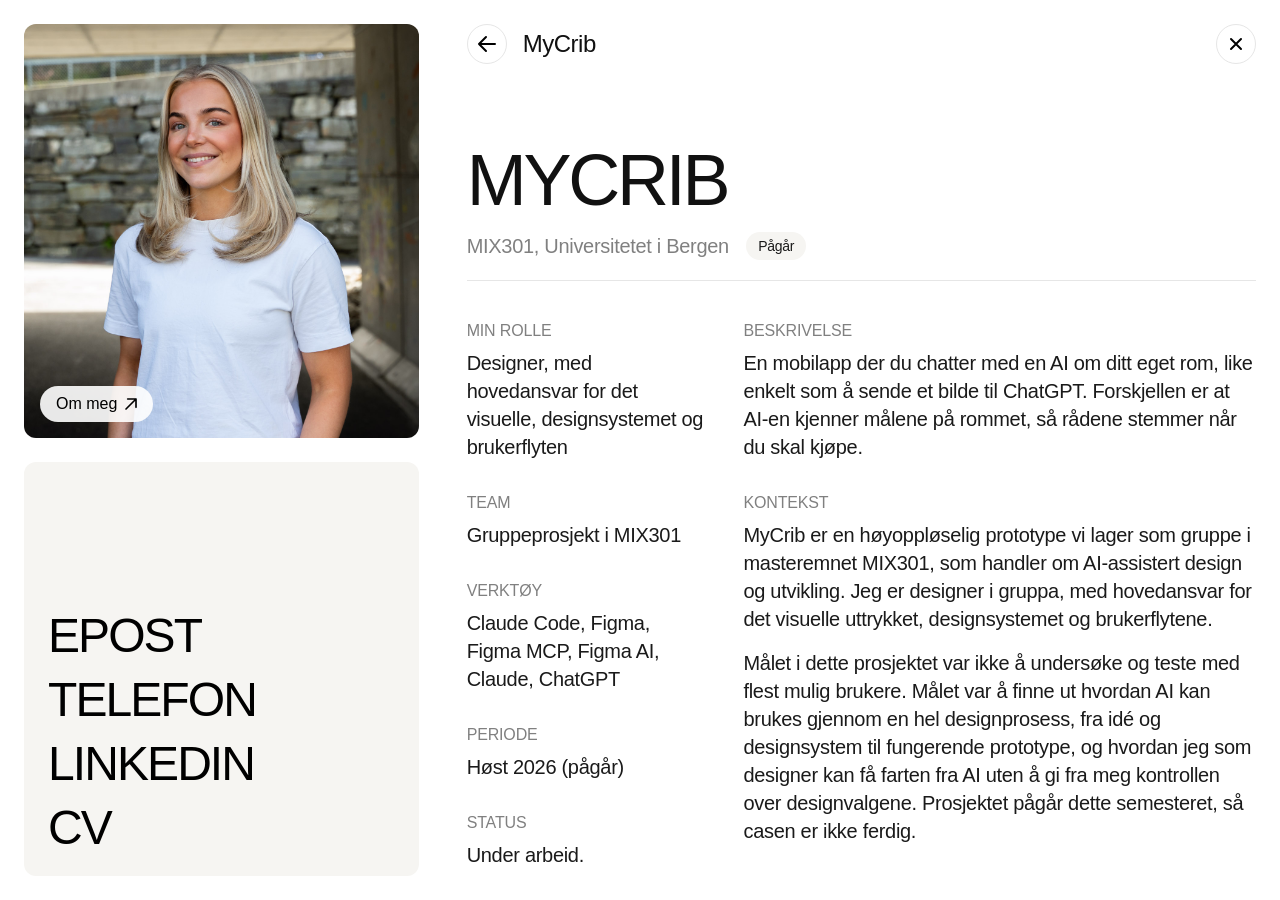
<file: mycrib.html>
<!DOCTYPE html>
<html lang="no">

<head>
  <meta charset="UTF-8" />
  <meta name="viewport" content="width=device-width, initial-scale=1.0" />
  <title>MyCrib — Synne Økland</title>
  <link rel="preconnect" href="https://fonts.googleapis.com" />
  <link rel="preconnect" href="https://fonts.gstatic.com" crossorigin />
  <link
    href="https://fonts.googleapis.com/css2?family=Inter:wght@400;500;600&family=Manrope:wght@400;500;600&display=swap"
    rel="stylesheet" />
  <link rel="stylesheet" href="css/styles.css?v=14" />
</head>

<body>
  <div class="page-shell page-shell--case">

    <!-- Venstre kolonne: bilde øverst, kontaktlenker under (samme som forsida) -->
    <aside class="page-sidebar">
      <div class="card-home card-home--image">
        <img class="card-home__photo" src="assets/images/portrait.jpg" alt="Portrett av Synne Økland" />
      </div>
      <div class="card-home card-home--links">
        <div class="card-home__links">
          <a class="contact-link" href="mailto:synne.okland@gmail.com">
            <span class="contact-link__text">Epost</span>
            <span class="contact-link__icon"><img src="assets/icons/arrow-up-right.svg" alt="" /></span>
          </a>
          <a class="contact-link" href="tel:+4790672564">
            <span class="contact-link__text">Telefon</span>
            <span class="contact-link__icon"><img src="assets/icons/arrow-up-right.svg" alt="" /></span>
          </a>
          <a class="contact-link" href="https://www.linkedin.com/in/synne-%C3%B8kland-1a6081264/" target="_blank"
            rel="noopener">
            <span class="contact-link__text">Linkedin</span>
            <span class="contact-link__icon"><img src="assets/icons/arrow-up-right.svg" alt="" /></span>
          </a>
          <a class="contact-link" href="assets/cv.pdf" target="_blank" rel="noopener">
            <span class="contact-link__text">cv</span>
            <span class="contact-link__icon"><img src="assets/icons/arrow-up-right.svg" alt="" /></span>
          </a>
        </div>
      </div>
    </aside>

    <!-- Prosjektinnhold (Figma: Portfolio-v2, node 121:654) -->
    <main class="page-content page-content--project">
      <nav class="page-nav">
        <div class="page-nav__left">
          <a class="icon-button icon-button--outline" href="index.html" aria-label="Tilbake til prosjektene">
            <img src="assets/icons/arrow-left.svg" alt="" />
          </a>
          <p class="page-nav__title page-nav__title--project">MyCrib</p>
        </div>
        <a class="page-nav__close" href="index.html" aria-label="Lukk">
          <span class="icon-button icon-button--outline">
            <img src="assets/icons/cross.svg" alt="" />
          </span>
        </a>
      </nav>

      <article class="case">
        <header class="case__intro">
          <h1 class="case__title">MyCrib</h1>
          <p class="case__client">MIX301, Universitetet i Bergen <span class="case__status">Pågår</span></p>
        </header>

        <section class="case__overview">
          <dl class="case__facts">
            <div class="case__group">
              <dt class="case__label">Min rolle</dt>
              <dd class="case__text">Designer, med hovedansvar for det visuelle, designsystemet og brukerflyten</dd>
            </div>
            <div class="case__group">
              <dt class="case__label">Team</dt>
              <dd class="case__text">Gruppeprosjekt i MIX301</dd>
            </div>
            <div class="case__group">
              <dt class="case__label">Verktøy</dt>
              <dd class="case__text">Claude Code, Figma, Figma MCP, Figma AI, Claude, ChatGPT</dd>
            </div>
            <div class="case__group">
              <dt class="case__label">Periode</dt>
              <dd class="case__text">Høst 2026 (pågår)</dd>
            </div>
            <div class="case__group">
              <dt class="case__label">Status</dt>
              <dd class="case__text">Under arbeid.</dd>
            </div>
          </dl>

          <div class="case__summary">
            <div class="case__group">
              <p class="case__label">Beskrivelse</p>
              <p class="case__text">En mobilapp der du chatter med en AI om ditt eget rom, like enkelt som å sende et
                bilde til ChatGPT. Forskjellen er at AI-en kjenner målene på rommet, så rådene stemmer når du skal
                kjøpe.</p>
            </div>
            <div class="case__group">
              <p class="case__label">Kontekst</p>
              <div class="case__prose">
                <p class="case__text">MyCrib er en høyoppløselig prototype vi lager som gruppe i masteremnet MIX301, som
                  handler om AI-assistert design og utvikling. Jeg er designer i gruppa, med hovedansvar for det
                  visuelle uttrykket, designsystemet og brukerflytene.</p>
                <p class="case__text">Målet i dette prosjektet var ikke å undersøke og teste med flest mulig brukere. Målet var å finne ut hvordan AI kan brukes gjennom en hel designprosess, fra idé og designsystem til fungerende prototype, og hvordan jeg som designer kan få farten fra AI uten å gi fra meg kontrollen over designvalgene. Prosjektet pågår dette
                  semesteret, så casen er ikke ferdig.</p>
              </div>
            </div>
          </div>
        </section>

        <figure class="case__media case__media--phones case__media--phones-2">
          <img src="assets/images/mycrib-home.jpg" alt="MyCrib hjemskjerm med rom og chatter" />
          <img src="assets/images/mycrib-allrooms.jpg" alt="Alle rom som stående kort med bilder" />
        </figure>

        <section class="case__section">
          <h2 class="case__heading">Utfordringen</h2>
          <p class="case__text">Hvordan kan det bli like enkelt å få hjelp til interiøret som å sende et bilde til
            ChatGPT, men med riktige mål?</p>
        </section>

        <section class="case__section">
          <h2 class="case__heading">Problemet og muligheten</h2>
          <div class="case__prose">
            <p class="case__text">Målgruppen var førstegangskjøpere mellom 20 og 35 år med stramt budsjett og lite
              interiørerfaring. For dem er det vanskelig å vite om et møbel får plass og om rommet henger sammen som
              helhet, og et feilkjøp er dyrt.</p>
            <p class="case__text">Det vi fant, var at mange allerede bruker ChatGPT, og at de er glade i det. Det er enkelt. Man tar et bilde av rommet og et av møbelet, og får tilbake noe som ser ekte ut og har riktig
              stemning. Problemet er at ChatGPT ikke kjenner rommet. Den endrer størrelsen på møbler, bytter materialer,
              flytter vegger og glemmer det man sa i forrige runde. Bildet ser overbevisende ut, men man kan ikke stole
              på det når man skal kjøpe.</p>
            <p class="case__text">Muligheten lå i å beholde det folk liker med ChatGPT, den lave terskelen og det
              realistiske uttrykket, og legge til rommets faktiske mål og en AI som faktisk bruker dem.</p>
          </div>
          <figure class="case__figure">
            <div class="case__media-row case__media-row--compare">
              <div class="case__compare-item">
                <div class="case__media case__media--sheet"><img src="assets/images/mycrib-chatgpt-original.jpg"
                    alt="Panoramabilde av stua, redigert av AI med endret sofa, lampe og ventiler i taket" /></div>
                <p class="case__caption">Stuen min, redigert av AI. Den endret sofaen og lampen, og la til noen rare
                  ventiler i taket ved kjøkkenet.</p>
              </div>
              <div class="case__compare-item">
                <div class="case__media case__media--sheet"><img src="assets/images/mycrib-chatgpt-result.jpg"
                    alt="Stue generert av ChatGPT ut fra bilder fra visningen" /></div>
                <p class="case__caption">Generert av ChatGPT slik den oppfattet rommet fra bildene fra visningen. Den la
                  til en vegg der det egentlig er en dør, endret sofaen og komprimerte rommet mer for hver iterasjon.
                </p>
              </div>
            </div>
          </figure>
        </section>

        <section class="case__section">
          <h2 class="case__heading">Research og innsikt</h2>

          <div class="case__sub">
            <h3 class="case__subheading">Intervjuer og spørreundersøkelse</h3>
            <div class="case__prose">
              <p class="case__text">Gruppa intervjuet tre personer med ulik erfaring med å innrede, og gjennomførte en
                spørreundersøkelse om å innrede sin første bolig, med 27 svar. Vi analyserte svarene tematisk ved å kode sitater og svar og gruppere dem i tema, og vi så etter steder der dataene pekte i ulike retninger.
                Utvalget er lite og skjevt, mest unge kvinner som er vant med AI. Det var et bevisst valg, siden fokuset
                dette semesteret var å utforske designprosessen med AI og ikke brukerinnsikt. Funnene ga derfor retning,
                ikke fasit.</p>
            </div>
          </div>

          <div class="case__sub">
            <h3 class="case__subheading">Fra funn til designvalg</h3>
            <p class="case__text case__map-intro">Bare 5 av 27 sa at mål var det vanskeligste, men usikre mål var den vanligste grunnen til skepsis. Vi tolket det som at mål er en terskel for tillit. Løsningen måtte derfor være like enkel som ChatGPT, og samtidig vise hvilke mål rådene bygger på.</p>
            <div class="case__findings">
              <div class="case__finding">
                <div class="case__finding-left">
                  <p class="case__finding-stat">18 av 26</p>
                  <p class="case__finding-title">Bruker allerede ChatGPT til interiør</p>
                  <p class="case__finding-quote">«ChatGPT er egentlig veldig enkel å bruke, da du bare sender bilder.»</p>
                </div>
                <p class="case__finding-choice">Chatten er hovedinngangen, og rom og møbler legges inn med bilder, skann eller en produktlenke. Brukeren trenger ikke vite hvilken funksjon som skal brukes.</p>
              </div>
              <div class="case__finding">
                <div class="case__finding-left">
                  <p class="case__finding-stat">11 av 27</p>
                  <p class="case__finding-title">Er skeptiske fordi målene kan være feil</p>
                  <p class="case__finding-quote">«Lager rommet mye større som regel. Du tror du har plass til mer enn du har.»</p>
                </div>
                <p class="case__finding-choice">Rommet har faktiske mål fra skann, plantegning eller egne mål, og kan vises som plantegning med centimeter. Har brukeren bare lagt inn bilder, sier AI-en ærlig at den ikke kan måle fra et bilde.</p>
              </div>
              <div class="case__finding">
                <div class="case__finding-left">
                  <p class="case__finding-stat">2 av 3</p>
                  <p class="case__finding-title">Angret på møbler som var for store</p>
                  <p class="case__finding-quote">Den ene brukte et år på å finne et teppe, og lånte med seg prøver hjem før det føltes trygt å kjøpe.</p>
                </div>
                <p class="case__finding-choice">Brukeren kan legge inn et møbel med skann, bilde eller produktlenke og se det i sitt eget rom før det kjøpes.</p>
              </div>
            </div>
          </div>

        </section>

        <section class="case__section">
          <h2 class="case__heading">Prosess</h2>
          <p class="case__text case__intro-text">I bacheloren opplevde jeg at AI-en tok mange av designvalgene for oss.
            Det gikk raskt, men designet ble mindre vårt. I MyCrib ville jeg finne en måte å samarbeide med AI på der
            jeg fikk farten og automatikken, men beholdt kontrollen over hvordan produktet ser ut og oppfører seg.</p>

          <div class="case__sub">
            <h3 class="case__subheading">Fra interiørapp til «ChatGPT for interiør»</h3>
            <div class="case__prose">
              <p class="case__text">Tidlig i prosjektet begynte konseptet å ligne en typisk interiørapp med mange
                funksjoner. Jeg foreslo heller å ta utgangspunkt i det som gjør ChatGPT så enkelt. Man trenger ikke vite
                hva man skal trykke på, man viser bare hva man prøver å gjøre. Forskjellen skulle være at AI-en kjenner
                rommet, og derfor kan si fra om ting brukeren ikke tenker på, som at sofaen får plass, men at det blir
                for trangt å gå forbi.</p>
              <p class="case__text">Jeg testet ideen i en klikkbar lo-fi-prototype, bevisst grå og uten pynt, slik at
                det var flyten og ikke utseendet som ble vurdert. Gruppa valgte flyten fra dette konseptet som felles
                struktur for appen.</p>
            </div>
            <figure class="case__figure">
              <div class="case__media case__media--phones case__media--phones-1"><img
                  src="assets/images/mycrib-lofi.png"
                  alt="Lo-fi-prototypen: grått rom i 3D med en sofa og chat nederst" /></div>
              <figcaption class="case__caption">Lo-fi-prototypen var bevisst grå, med rommet i fokus og chatten nederst.
              </figcaption>
            </figure>
          </div>

          <div class="case__sub">
            <h3 class="case__subheading">Designsystem og regler før AI-en bygger</h3>
            <div class="case__prose">
              <p class="case__text">Jeg la grunnlaget før AI-en fikk bygge noe. Designsystemet bygde jeg sammen med AI,
                men det var jeg som bestemte farger, typografi og komponenter, og det ble rammen AI-en måtte følge. Jeg
                skrev også faste regler for samarbeidet. Det er jeg som tar de endelige valgene, større valg skal vises
                som alternativer, og designet i Figma og prototypen skal alltid være i takt.</p>
            </div>
          </div>

          <div class="case__sub">
            <h3 class="case__subheading">Hele flyten i Figma, styrt med kommentarer</h3>
            <div class="case__prose">
              <p class="case__text">Da designsystemet var klart, valgte jeg å designe hele flyten i Figma før noe ble
                kodet, siden prosjektet handlet om å undersøke selve prosessen. Claude satte komponentene sammen i tre
                visuelle retninger, og etter at jeg hadde valgt, bygde den hele flyten på 33 skjermer.</p>
              <p class="case__text">Kommentarene ble den viktigste måten å styre på. En kommentar peker på nøyaktig det
                elementet jeg mener, så jeg slipper å forklare med ord hvor i systemet endringen skal gjøres. Når jeg
                tidligere har vibekodet, har AI-en ofte gjort endringen på feil sted fordi jeg ikke beskrev konteksten
                godt nok.</p>
            </div>
            <figure class="case__figure">
              <div class="case__media case__media--sheet case__media--sheet-wide"><img
                  src="assets/images/mycrib-figma-comments-abc.jpg"
                  alt="Tre visuelle retninger i Figma, A Papir, B Espresso og C Flytende, med kommentarene mine som oransje bobler" />
              </div>
              <figcaption class="case__caption">Claude satte komponentene sammen i tre retninger, A · Papir, B ·
                Espresso og C · Flytende. De oransje boblene er kommentarene mine, festet rett på elementene jeg ville
                endre. Bare 12. oktober skrev jeg 69 kommentarer.</figcaption>
            </figure>
            <figure class="case__figure">
              <div class="case__media case__media--sheet case__media--sheet-wide"><img
                  src="assets/images/mycrib-comment-before-after.png"
                  alt="Før og etter en kommentar: til venstre en kommentar om at målene burde merkes med en tag, til høyre den rettede skjermen med «Sjekk målene»" />
              </div>
              <figcaption class="case__caption">Slik så mange endringer ut. Til venstre skrev jeg at «sjekk at de
                stemmer» heller burde være en tydelig merkelapp, til høyre er det rettet.</figcaption>
            </figure>
          </div>

          <div class="case__sub">
            <h3 class="case__subheading">En ny visuell retning underveis</h3>
            <div class="case__prose">
              <p class="case__text">Etter de første rundene syntes jeg uttrykket ble for mykt og generisk, og byttet til
                en skarpere, mer moteinspirert stil. Fordi skjermene var bygget med komponenter og variabler, fikk hele
                prototypen den nye stilen på én gang.</p>
            </div>
          </div>

          <div class="case__sub">
            <h3 class="case__subheading">Koden og designet i takt</h3>
            <div class="case__prose">
              <p class="case__text">Deretter ble designet bygget i kode med Claude Code, med farger, typografi og ikoner
                hentet direkte fra Figma. Flere endringer ble først bare gjort i koden, så jeg innførte en regel om at
                alt som endres i koden også skal endres i Figma. Slik var det designet som gjaldt, også når prototypen
                utviklet seg videre.</p>
            </div>
          </div>

        </section>

        <section class="case__section">
          <h2 class="case__heading">Løsningen så langt</h2>
          <p class="case__text case__intro-text">AI-en gjør jobben raskt, men brukeren har alltid det siste ordet og kan rette målene, angre og velge selv.</p>

          <div class="case__sub">
            <h3 class="case__subheading">Rommet som kontekst</h3>
            <p class="case__text">Brukeren legger inn rommet med skann, plantegning, egne mål eller bilder, og kan starte med det som er for hånden. Bildene gir AI-en stemningen, farger, materialer og lys, mens skannet eller plantegningen gir den målene. Målene kan justeres etterpå, vegg for vegg.</p>
            <figure class="case__figure">
              <div class="case__media case__media--phones case__media--phones-4">
                <img src="assets/images/mycrib-create-1.jpg" alt="Velg metode: skann, plantegning, egne mål eller bilder" />
                <img src="assets/images/mycrib-scan-room.jpg" alt="Skanning av stua, vegg 1 av 4 registrert" />
                <img src="assets/images/mycrib-create-2.png" alt="Mål rommet: tegning med vegger og mål som kan justeres" />
                <img src="assets/images/mycrib-create-4.png" alt="Romdetaljer: navn, instruks til AI-en og interiørstil" />
              </div>
              <figcaption class="case__caption">Velg metode, skann rommet, juster målene og gi rommet et navn. Flyten tegnet jeg selv i Figma etter at forslagene fra Claude ikke traff.</figcaption>
            </figure>
          </div>

          <div class="case__sub">
            <h3 class="case__subheading">Møbelet med riktige mål</h3>
            <p class="case__text">Møbelet legges inn like enkelt som i ChatGPT, med et bilde, en produktlenke eller en rask skanning. Etter skanningen viser «What the AI saw» hvilket møbel AI-en tror det er og hvilke mål den har registrert. Stemmer det ikke, retter brukeren målene eller trykker «Not this item?».</p>
            <figure class="case__figure">
              <div class="case__media case__media--phones case__media--phones-2">
                <img src="assets/images/mycrib-scan.jpg" alt="Skanning av et møbel med alle sider registrert" />
                <img src="assets/images/mycrib-ai-saw.png" alt="«What the AI saw»: bilde av møbelet, navn, pris, lenke og mål registrert av skannet" />
              </div>
              <figcaption class="case__caption">Skanning av et bord, og målene AI-en registrerte. Brukeren kan alltid rette dem.</figcaption>
            </figure>
          </div>

          <div class="case__sub">
            <h3 class="case__subheading">Brukeren har kontrollen</h3>
            <p class="case__text">AI-en kan endre rommet, men brukeren kan alltid angre, lagre versjoner og gå tilbake til en tidligere. Chatten tar maks en femtedel av skjermen, så rommet alltid er i fokus.</p>
            <figure class="case__figure">
              <div class="case__media case__media--phones case__media--phones-2">
                <img src="assets/images/mycrib-chat.jpg" alt="Stua i 360° med chat nederst" />
                <img src="assets/images/mycrib-panel.png" alt="Sidepanelet med lagrede versjoner og chatter" />
              </div>
              <figcaption class="case__caption">Rommet med chatten nederst, og sidepanelet med lagrede versjoner.</figcaption>
            </figure>
          </div>

          <div class="case__sub">
            <h3 class="case__subheading">Tips når det passer</h3>
            <p class="case__text">Ingen i intervjuene ville ha forslag hele tiden. De ville ha det mens de utforsker, ikke når de har bestemt seg. Retningen er derfor en AI som sier fra forsiktig, for eksempel at sofaen får plass, men at gangen blir for smal, uten å ta over.</p>
            <p class="case__note">Dette er ikke ferdig. I prototypen svarer AI-en med forhåndsskrevne svar, så rammene rundt samtalen kan testes før vi kobler på en ekte språkmodell. Hvordan og når AI-en skal komme med tips, er det vi jobber med nå.</p>
          </div>
        </section>

        <section class="case__section">
          <h2 class="case__heading">Resultat så langt</h2>
          <div class="case__prose">
            <p class="case__text">Prototypen er bygget i React og TypeScript med eget designsystem, og designet i Figma
              og koden holdes i takt. AI-en i appen er foreløpig simulert med skriptede svar, og stua er lagt inn med en
              ekte 3D-skanning. Neste steg er brukertest av hi-fi-prototypen, der jeg blant annet vil undersøke om
              brukeren opplever at det er brukeren eller appen som bestemmer.</p>
            <!-- TODO: oppdater når brukertesten er gjennomført -->
          </div>
        </section>

        <section class="case__section">
          <h2 class="case__heading">Oppgaven jeg skriver</h2>
          <div class="case__prose">
            <p class="case__text">Prosjektet er grunnlaget for eksamensoppgaven min i MIX301. I bacheloren laget KI-en
              hele designsystemet, og jeg opplevde å miste mye av kontrollen over designet. Nå undersøker jeg hvor
              kontrollen over designbeslutningene faktisk ble utøvd da jeg prototypet med en AI-kodeagent, og hvordan
              det skilte seg fra vibekodingen i bacheloren.</p>
            <p class="case__text">Jeg bruker mixed-initiative interaction (Horvitz, 1999) som teoretisk linse, altså
              samspillet mellom når mennesket og når systemet tar initiativet. Foreløpig ser jeg tre steder kontrollen
              ble utøvd. I etterkant, ved å reagere på det agenten hadde bygget, på forhånd, gjennom regler og struktur,
              og i forhandling, gjennom forslag, valg og en vei tilbake. Problemstillingen er ikke endelig.</p>
          </div>
        </section>

        <section class="case__section">
          <h2 class="case__heading">Læring så langt</h2>
          <div class="case__prose">
            <p class="case__text">Det viktigste jeg har lært er at kontrollen over designet ikke kommer av seg selv når
              en AI-agent bygger. Den må bygges inn i arbeidsmåten, med et designsystem agenten må følge, forslag jeg
              velger mellom og regler som er skrevet før noe genereres.</p>
            <p class="case__text">Samtidig er en regel bare så god som min evne til å sjekke at den blir fulgt. Selv med
              regelen om at Figma og kode skal være i takt, fant jeg forskjeller senere. Å jobbe med en AI-agent har
              gjort meg mer til en som setter rammer, vurderer og bestemmer, og mindre til en som bygger alt selv.</p>
            <p class="case__text">Jeg ser også at de beste valgene kom når jeg brukte prototypen selv og la merke til
              det som skurret. AI gjør det raskt å lage noe, men det er fortsatt designerens jobb å avgjøre om det er
              riktig å lage.</p>
          </div>
        </section>
      </article>
    </main>
  </div>
  <script src="js/about.js?v=7"></script>
</body>

</html>
</file>
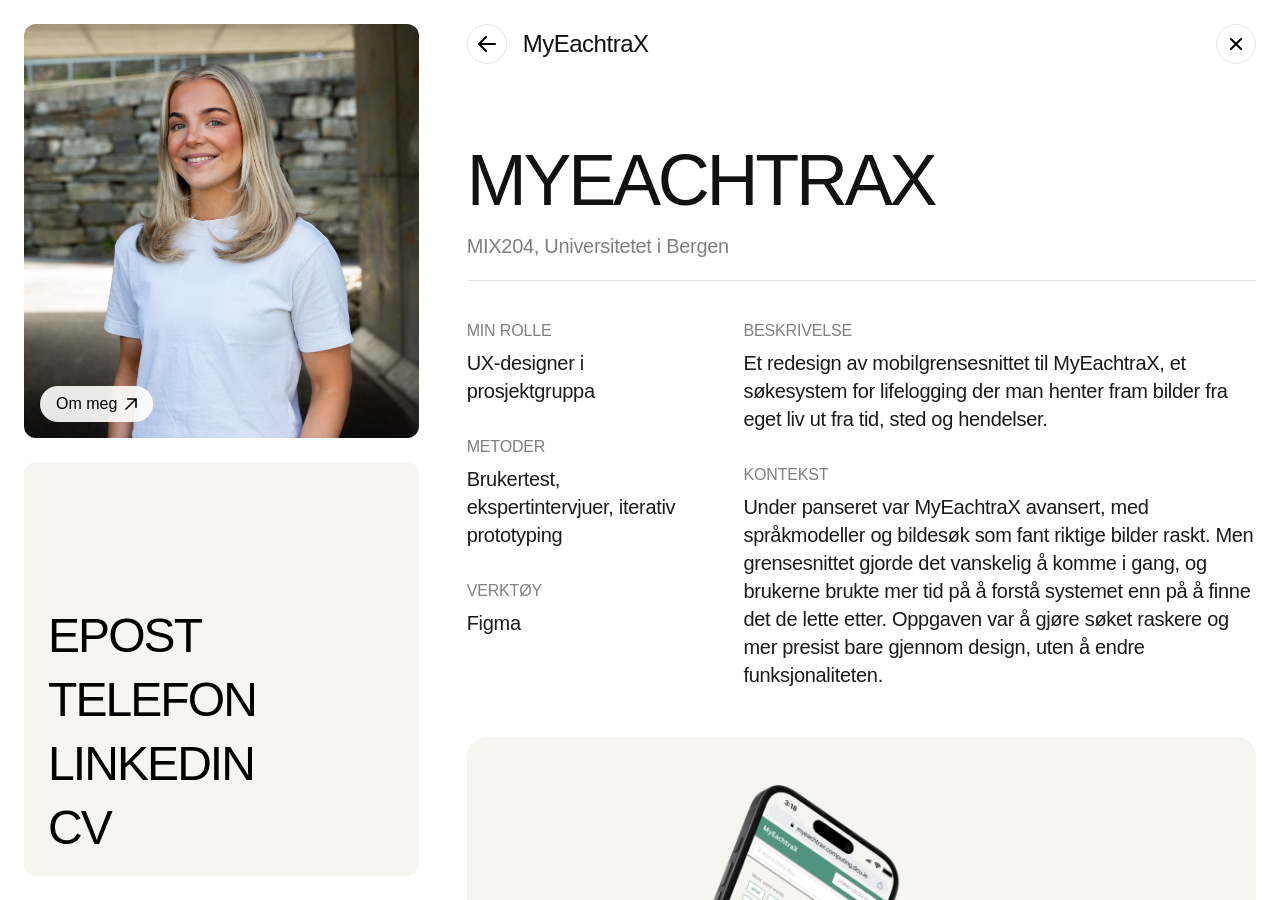
<file: myeachtrax.html>
<!DOCTYPE html>
<html lang="no">

<head>
  <meta charset="UTF-8" />
  <meta name="viewport" content="width=device-width, initial-scale=1.0" />
  <title>MyEachtraX — Synne Økland</title>
  <link rel="preconnect" href="https://fonts.googleapis.com" />
  <link rel="preconnect" href="https://fonts.gstatic.com" crossorigin />
  <link
    href="https://fonts.googleapis.com/css2?family=Inter:wght@400;500;600&family=Manrope:wght@400;500;600&display=swap"
    rel="stylesheet" />
  <link rel="stylesheet" href="css/styles.css?v=14" />
</head>

<body>
  <div class="page-shell page-shell--case">

    <!-- Venstre kolonne: bilde øverst, kontaktlenker under (samme som forsida) -->
    <aside class="page-sidebar">
      <div class="card-home card-home--image">
        <img class="card-home__photo" src="assets/images/portrait.jpg" alt="Portrett av Synne Økland" />
      </div>
      <div class="card-home card-home--links">
        <div class="card-home__links">
          <a class="contact-link" href="mailto:synne.okland@gmail.com">
            <span class="contact-link__text">Epost</span>
            <span class="contact-link__icon"><img src="assets/icons/arrow-up-right.svg" alt="" /></span>
          </a>
          <a class="contact-link" href="tel:+4790672564">
            <span class="contact-link__text">Telefon</span>
            <span class="contact-link__icon"><img src="assets/icons/arrow-up-right.svg" alt="" /></span>
          </a>
          <a class="contact-link" href="https://www.linkedin.com/in/synne-%C3%B8kland-1a6081264/" target="_blank" rel="noopener">
            <span class="contact-link__text">Linkedin</span>
            <span class="contact-link__icon"><img src="assets/icons/arrow-up-right.svg" alt="" /></span>
          </a>
          <a class="contact-link" href="assets/cv.pdf" target="_blank" rel="noopener">
            <span class="contact-link__text">cv</span>
            <span class="contact-link__icon"><img src="assets/icons/arrow-up-right.svg" alt="" /></span>
          </a>
        </div>
      </div>
    </aside>

    <!-- Prosjektinnhold (Figma: Portfolio-v2, node 121:654) -->
    <main class="page-content page-content--project">
      <nav class="page-nav">
        <div class="page-nav__left">
          <a class="icon-button icon-button--outline" href="index.html" aria-label="Tilbake til prosjektene">
            <img src="assets/icons/arrow-left.svg" alt="" />
          </a>
          <p class="page-nav__title page-nav__title--project">MyEachtraX</p>
        </div>
        <a class="page-nav__close" href="index.html" aria-label="Lukk">
          <span class="icon-button icon-button--outline">
            <img src="assets/icons/cross.svg" alt="" />
          </span>
        </a>
      </nav>

      <article class="case">
        <header class="case__intro">
          <h1 class="case__title">MyEachtraX</h1>
          <p class="case__client">MIX204, Universitetet i Bergen</p>
        </header>

        <section class="case__overview">
          <dl class="case__facts">
            <div class="case__group">
              <dt class="case__label">Min rolle</dt>
              <dd class="case__text">UX-designer i prosjektgruppa</dd>
            </div>
            <div class="case__group">
              <dt class="case__label">Metoder</dt>
              <dd class="case__text">Brukertest, ekspertintervjuer, iterativ prototyping</dd>
            </div>
            <div class="case__group">
              <dt class="case__label">Verktøy</dt>
              <dd class="case__text">Figma</dd>
            </div>
          </dl>

          <div class="case__summary">
            <div class="case__group">
              <p class="case__label">Beskrivelse</p>
              <p class="case__text">Et redesign av mobilgrensesnittet til MyEachtraX, et søkesystem for lifelogging der man henter fram bilder fra eget liv ut fra tid, sted og hendelser.</p>
            </div>
            <div class="case__group">
              <p class="case__label">Kontekst</p>
              <p class="case__text">Under panseret var MyEachtraX avansert, med språkmodeller og bildesøk som fant riktige bilder raskt. Men grensesnittet gjorde det vanskelig å komme i gang, og brukerne brukte mer tid på å forstå systemet enn på å finne det de lette etter. Oppgaven var å gjøre søket raskere og mer presist bare gjennom design, uten å endre funksjonaliteten.</p>
            </div>
          </div>
        </section>

        <figure class="case__media case__media--hero case__media--mockup">
          <img src="assets/images/myeachtrax-hero.png" alt="MyEachtraX på mobil: forslag til søk og bildegalleri med filtre" />
        </figure>

        <section class="case__section">
          <h2 class="case__heading">Utfordringen</h2>
          <p class="case__text">Hvordan kan et kraftig søkesystem bli så enkelt at en nybegynner forstår hvordan man starter, søker og finner fram?</p>
        </section>

        <section class="case__section">
          <h2 class="case__heading">Innsikt</h2>
          <div class="case__prose">
            <p class="case__text">Vi startet med å teste det eksisterende systemet og intervjue eksperter som kjente det godt. Tre problemer gikk igjen. Bildevisningen var rotete, det fantes ingen måte å filtrere selv, og grensesnittet ga lite veiledning. Automatikken som skulle hjelpe, gjorde det i stedet vanskelig å forstå hvorfor resultatene ble som de ble.</p>
          </div>
          <figure class="case__figure">
            <div class="case__media case__media--phones">
              <img src="assets/images/myeachtrax-before-1.png" alt="Det opprinnelige grensesnittet, skjerm 1" />
              <img src="assets/images/myeachtrax-before-2.png" alt="Det opprinnelige grensesnittet, skjerm 2" />
              <img src="assets/images/myeachtrax-before-3.png" alt="Det opprinnelige grensesnittet, skjerm 3" />
            </div>
            <figcaption class="case__caption">Grensesnittet slik det var før redesignet.</figcaption>
          </figure>
        </section>

        <section class="case__section">
          <h2 class="case__heading">Prosess</h2>

          <div class="case__sub">
            <h3 class="case__subheading">Forbedre det som fantes</h3>
            <p class="case__text">Vi valgte å iterere på det eksisterende grensesnittet i stedet for å starte fra bunnen av. Brukerne skulle kjenne igjen systemet, og innsatsen skulle gå til problemene vi faktisk hadde funnet. Det ga to typer endringer, små grep som fjernet friksjon med en gang, som tydeligere farger, større ikoner og ryddigere layout, og noen få større endringer som løste de underliggende problemene, som et helt nytt filtersystem.</p>
          </div>

          <div class="case__sub">
            <h3 class="case__subheading">Testing med eksperter og nybegynnere</h3>
            <p class="case__text">Prototypen i Figma ble testet i flere runder med både eksperter og nybegynnere. Ekspertene pekte på struktur og arbeidsflyt, mens nybegynnerne la merke til detaljene. Knappene var for små på mobil, ikonene var uklare og navigasjonen var ikke forutsigbar nok. Hver runde ble tatt inn i neste versjon.</p>
          </div>
        </section>

        <section class="case__section">
          <h2 class="case__heading">Løsningen</h2>

          <div class="case__sub">
            <h3 class="case__subheading">Filtre brukeren styrer selv</h3>
            <p class="case__text">En filtermeny for dato, sted og tid ligger alltid rett under søkefeltet. Der systemet tidligere tolket søket automatisk og brukeren ikke skjønte hvorfor resultatene ble som de ble, kan brukeren nå avgrense søket selv. Det gjorde søket mer presist og mer forutsigbart.</p>
          </div>

          <div class="case__sub">
            <h3 class="case__subheading">Hjelp til å komme i gang</h3>
            <p class="case__text">Et tomt søkefelt er vanskelig når man ikke vet hva systemet forstår. Forslag basert på de mest brukte ordene og nylige søk viser hva man kan spørre om, og kan brukes med ett trykk.</p>
          </div>

          <div class="case__sub">
            <h3 class="case__subheading">Et galleri man kjenner igjen</h3>
            <p class="case__text">Bildegalleriet er bygget opp som kamerarullen på telefonen, med zoom og enkel scrolling. Svarene er gruppert etter hendelse med sted og dato, og brukeren kan samle favoritter underveis for å sammenligne før de velger.</p>
            <figure class="case__figure">
              <div class="case__media case__media--phones case__media--phones-4">
                <img src="assets/images/myeachtrax-after-2.png" alt="Forslag til søk: mest brukte ord og siste søk" />
                <img src="assets/images/myeachtrax-after-5.png" alt="Filtermeny med dato" />
                <img src="assets/images/myeachtrax-after-3.png" alt="Svar gruppert etter hendelse" />
                <img src="assets/images/myeachtrax-after-4.png" alt="Favoritter" />
              </div>
              <figcaption class="case__caption">Søkeforslag, filter, svar gruppert etter hendelse og favoritter i det nye grensesnittet.</figcaption>
            </figure>
          </div>
        </section>

        <section class="case__section">
          <h2 class="case__heading">Resultat</h2>
          <p class="case__text">I siste testrunde løste alle deltakerne oppgavene raskere enn i den opprinnelige versjonen, og filtersystemet ble trukket fram som den største forbedringen. Flere beskrev grensesnittet som roligere og lettere å stole på.</p>
        </section>

        <section class="case__section">
          <h2 class="case__heading">Hva jeg tar med meg</h2>
          <p class="case__text">Prosjektet viste meg hvor mye man kan oppnå ved å forbedre det som finnes i stedet for å starte på nytt. Det viste meg også at automatikk ikke alltid gjør ting enklere. Brukerne ville forstå og styre søket selv, og det var først da de fikk den kontrollen at systemet føltes enkelt.</p>
        </section>
      </article>
    </main>
  </div>
  <script src="js/about.js?v=7"></script>
</body>

</html>
</file>
<file: css/styles.css>
/* ===========================================================
   Design tokens (from Figma variables)
   =========================================================== */
:root {
  /* Colors */
  --color-primary: #dffd95;
  --color-secondary: #ffbfe0;
  --color-highlight: #ffffff;
  --color-heading: #0c0908;
  --color-body: #777777;
  --color-surface: #f6f5f2;
  --color-background: #fdfcfb;
  --color-grey-500: #777777;
  --color-white: #ffffff;
  --color-black: #000000;

  /* Spacing */
  --space-4: 4px;
  --space-16: 16px;
  --space-24: 24px;
  --space-48: 48px;
  --space-64: 64px;

  /* Radius */
  --radius-large: 12px;
  --radius-medium: 16px;
  --radius-pill: 21px;

  /* Typography */
  --font-family: 'Inter', -apple-system, BlinkMacSystemFont, sans-serif;

  --heading-h1-size: 48px;
  --heading-h1-weight: 500;
  --heading-h1-line-height: 100%;

  --body-size: 16px;
  --body-weight: 400;
  --body-line-height: 24px;

  --overline-large-size: 20px;
  --overline-large-weight: 500;
  --overline-large-line-height: 100%;

  --shadow-icon-button: 0px 3px 5px 0px rgba(0, 0, 0, 0.25);
}

/* ===========================================================
   Reset
   =========================================================== */
*,
*::before,
*::after {
  box-sizing: border-box;
}

html,
body {
  margin: 0;
  padding: 0;
}

body {
  background: var(--color-white);
  font-family: var(--font-family);
  color: var(--color-heading);
  -webkit-font-smoothing: antialiased;
}

img {
  display: block;
  max-width: 100%;
}

a {
  color: inherit;
  text-decoration: none;
}

p {
  margin: 0;
}

/* ===========================================================
   Layout — home-cards grid
   =========================================================== */
.home {
  width: 100%;
  height: 100vh;
  background: var(--color-white);
  display: flex;
}

.home-cards {
  display: grid;
  grid-template-columns: repeat(3, minmax(280px, 1fr));
  grid-template-rows: repeat(2, 1fr);
  gap: var(--space-24);
  padding: var(--space-24);
  width: 100%;
  height: 100%;
}

.home-cards .card-home {
  height: 100%;
}

/* ===========================================================
   Card base
   =========================================================== */
.card-home {
  position: relative;
  display: flex;
  flex-direction: column;
  justify-content: space-between;
  border-radius: var(--radius-large);
  padding: var(--space-24);
  overflow: hidden;
  background: var(--color-surface);
}

.card-home--image {
  justify-content: flex-end;
  padding: var(--space-24);
}

.card-home--links {
  justify-content: flex-end;
}

.card-home__photo {
  position: absolute;
  inset: 0;
  width: 150.04%;
  height: 100%;
  max-width: none;
  left: -32.07%;
  top: 0;
  object-fit: cover;
  pointer-events: none;
}

/* ===========================================================
   Nav-card spotlight interaction (from Figma "State=hover" variants)
   Hovering one nav-card dims the other three; the hovered card
   optionally tints to its accent color; the icon-button loses
   its border on the hovered card.
   =========================================================== */
.card-home--nav {
  cursor: pointer;
  transition: background-color 0.25s ease, opacity 0.25s ease;
}

.home-cards:has(.card-home--nav:hover) .card-home--nav:not(:hover) {
  background: var(--color-background);
  opacity: 0.4;
}

.card-home--nav[data-accent="primary"]:hover {
  background: var(--color-primary);
}

.card-home--nav[data-accent="secondary"]:hover {
  background: var(--color-secondary);
}

.card-home--nav:hover .icon-button {
  border-color: transparent;
}

/* Prosjektene mine: default shows a star, hover swaps it for the arrow icon-button */
.card-home--star-swap .icon-button {
  display: none;
}

.card-home--star-swap:hover .card-home__star {
  display: none;
}

.card-home--star-swap:hover .icon-button {
  display: flex;
}

.card-home__top {
  display: flex;
  align-items: center;
  justify-content: flex-end;
  width: 100%;
}

.card-home__bottom {
  display: flex;
  flex-direction: column;
  gap: var(--space-16);
  width: 100%;
}

.card-home__eyebrow {
  font-weight: var(--overline-large-weight);
  font-size: var(--overline-large-size);
  line-height: var(--overline-large-line-height);
  color: var(--color-grey-500);
  text-transform: uppercase;
  margin: 0;
}

.card-home__title {
  font-weight: var(--heading-h1-weight);
  font-size: var(--heading-h1-size);
  line-height: var(--heading-h1-line-height);
  color: var(--color-heading);
  text-transform: uppercase;
  margin: 0;
  max-width: 350px;
}

.card-home__text {
  font-weight: var(--body-weight);
  font-size: var(--body-size);
  line-height: var(--body-line-height);
  color: var(--color-body);
  margin: 0;
}

/* Icon button (top-right circular button) */
.icon-button {
  display: flex;
  align-items: center;
  justify-content: center;
  width: 41px;
  height: 41px;
  padding: var(--space-4);
  border-radius: var(--radius-pill);
  border: 0.2px solid var(--color-grey-500);
  background: var(--color-surface);
  box-shadow: var(--shadow-icon-button);
  flex-shrink: 0;
}

.icon-button img {
  width: 24px;
  height: 24px;
}

.card-home__star {
  width: 41px;
  height: 41px;
  flex-shrink: 0;
  filter: drop-shadow(0px 3px 5px rgba(0, 0, 0, 0.25));
}

/* Contact links list card */
.card-home__links {
  display: flex;
  flex-direction: column;
  gap: var(--space-16);
  width: 100%;
}

.contact-link {
  display: inline-flex;
  align-items: center;
  gap: 0;
  transition: gap 0.2s ease;
}

.contact-link__text {
  font-weight: var(--heading-h1-weight);
  font-size: var(--heading-h1-size);
  line-height: var(--heading-h1-line-height);
  color: var(--color-black);
  text-transform: uppercase;
  white-space: nowrap;
}

.contact-link__icon {
  display: flex;
  align-items: center;
  justify-content: center;
  width: 0;
  height: 41px;
  padding: 0;
  border-radius: var(--radius-pill);
  background: var(--color-background);
  box-shadow: var(--shadow-icon-button);
  overflow: hidden;
  opacity: 0;
  flex-shrink: 0;
  transition: width 0.2s ease, opacity 0.2s ease;
}

.contact-link__icon img {
  width: 24px;
  height: 24px;
  flex-shrink: 0;
}

.contact-link:hover,
.contact-link:focus-visible {
  gap: 8px;
}

.contact-link:hover .contact-link__icon,
.contact-link:focus-visible .contact-link__icon {
  width: 41px;
  opacity: 1;
}

/* ===========================================================
   Projects page (sidebar + scrollable project list)
   Uses the EXACT same 3-column/2-row grid math as .home-cards so
   the portrait/links cards never change size when navigating here.
   =========================================================== */
.page-shell {
  display: grid;
  grid-template-columns: repeat(3, minmax(280px, 1fr));
  grid-template-rows: repeat(2, 1fr);
  gap: var(--space-24);
  padding: var(--space-24);
  height: 100vh;
  background: var(--color-background);
}

.page-sidebar {
  grid-column: 1;
  grid-row: 1 / span 2;
  display: flex;
  flex-direction: column;
  gap: var(--space-24);
  min-height: 0;
}

.page-sidebar .card-home {
  flex: 1 1 0;
  min-height: 0;
}

.page-content {
  grid-column: 2 / span 2;
  grid-row: 1 / span 2;
  min-width: 0;
  min-height: 0;
  height: 100%;
  overflow-y: auto;
  display: flex;
  flex-direction: column;
  gap: var(--space-64);
  /* .page-shell already contributes 24px of grid gap here; this adds
     the remaining 24px so the sidebar-to-content space totals 48px,
     without touching the shared grid gap that keeps column widths
     identical to .home-cards. */
  padding-left: var(--space-24);
}

.page-nav {
  position: sticky;
  top: 0;
  z-index: 2;
  min-height: 41px;
  display: flex;
  align-items: center;
  justify-content: space-between;
  background: var(--color-background);
}

/* Forsida: 32px fra overskrift til første prosjekt (ikke 64px som mellom prosjektene).
   16px padding gir en ren kant når innhold scroller under den sticky toppen. */
.page-content:not(.page-content--project) .page-nav {
  box-sizing: content-box;
  padding-bottom: var(--space-16);
  margin-bottom: calc(var(--space-32, 32px) - var(--space-64) - var(--space-16));
}

.page-nav__left {
  display: flex;
  align-items: center;
  gap: var(--space-16);
}

.page-nav__title {
  font-family: var(--font-family);
  font-weight: 600;
  font-size: 24px;
  color: var(--color-black);
  margin: 0;
}

/* Icon-button variant used on the fdfcfb page background (no drop shadow, per design feedback) */
.icon-button--ghost {
  background: var(--color-background);
  box-shadow: none;
  text-decoration: none;
}

.page-nav__close {
  display: flex;
  align-items: center;
  justify-content: center;
  width: 61px;
  height: 61px;
}

.project-card {
  display: flex;
  flex-direction: column;
  gap: var(--space-16);
  width: 100%;
  cursor: pointer;
}

/* Reference box is the Figma frame: 889 x 488 */
.project-card__media {
  position: relative;
  background: var(--color-surface);
  border-radius: var(--radius-large);
  overflow: hidden;
  aspect-ratio: 889 / 488;
}

.project-card__frame {
  position: absolute;
  overflow: hidden;
}

.project-card__frame img {
  display: block;
  width: 100%;
  height: 100%;
  object-fit: cover;
}

/* MyCrib: three phone screens side by side, cropped at the bottom like the other cards */
.project-card__phones {
  position: absolute;
  left: 22%;
  top: 8%;
  display: flex;
  gap: 3%;
  width: 100%;
}

.project-card__phones img {
  width: 25%;
  height: auto;
  border-radius: 24px;
  box-shadow: 0 4px 24px rgba(0, 0, 0, 0.08);
}

/* Single mockup image centred in the card (MyEachtraX) */
.project-card__mockup {
  position: absolute;
  inset: 6% 0 6% 0;
  display: flex;
  justify-content: center;
}

.project-card__mockup img {
  height: 100%;
  width: auto;
}

/* Exact left/top/width/height % = Figma px offsets ÷ 889 (w) or 488 (h) */
.project-card__frame--everviz {
  left: 15%;
  top: 11.48%;
  width: 85.94%;
  height: 89.55%;
  border-top-left-radius: var(--radius-large);
  border-bottom-right-radius: var(--radius-large);
}

.project-card__frame--academy {
  left: 13.42%;
  top: 15.16%;
  width: 86.61%;
  height: 90.37%;
  border-top-left-radius: var(--radius-large);
  border-bottom-right-radius: var(--radius-large);
}

.project-card__frame--myeachtrax {
  left: 11.81%;
  top: 8.4%;
  width: 87.96%;
  height: 91.6%;
  border-top-left-radius: var(--radius-large);
  border-bottom-right-radius: var(--radius-large);
}

.project-card__frame--changewatcher-1 {
  left: 15%;
  top: 11.07%;
  width: 62.32%;
  height: 108.4%;
  border-top-left-radius: var(--radius-medium);
  border-top-right-radius: var(--radius-medium);
}

/* Change Watcher's two images use Figma's exact (non-centered) crop
   offsets instead of object-fit:cover, so no unintended edge of the
   source screenshot (e.g. the pink UI chrome) bleeds into view. */
.project-card__frame--changewatcher-1 img {
  position: absolute;
  left: -57.49%;
  top: -1.32%;
  width: 158.84%;
  height: 101.32%;
  max-width: none;
  object-fit: unset;
}

.project-card__frame--changewatcher-2 img {
  position: absolute;
  left: -1.71%;
  top: -1.31%;
  width: 103.4%;
  height: 118.12%;
  max-width: none;
  object-fit: unset;
}

.project-card__frame--changewatcher-2 {
  left: 81.03%;
  top: 11.07%;
  width: 49.83%;
  height: 109.84%;
  border-top-left-radius: var(--radius-medium);
  border-top-right-radius: var(--radius-medium);
}

/* Arrow button only appears when the whole project-card is hovered/focused */
.project-card .icon-button {
  opacity: 0;
  transition: opacity 0.2s ease;
}

.project-card:hover .icon-button,
.project-card:focus-within .icon-button {
  opacity: 1;
}

.project-card__header {
  display: flex;
  align-items: flex-end;
  gap: 8px;
}

.project-card__title {
  font-family: var(--font-family);
  font-weight: 600;
  font-size: 32px;
  color: var(--color-black);
  text-transform: uppercase;
  margin: 0;
}

.project-card__text {
  font-weight: var(--body-weight);
  font-size: var(--body-size);
  line-height: var(--body-line-height);
  color: var(--color-body);
  max-width: 591px;
  margin: 0;
}

.project-card__link {
  color: var(--color-body);
  text-decoration: underline;
}

/* ===========================================================
   Case study page (everviz.html)
   Typography, colours and spacing modelled on the reference case
   study layout: tight Helvetica display type, grey labels, large
   section rhythm (144px), rounded light-grey media frames.
   4pt system: every size, line-height and spacing is a multiple of 4.
   =========================================================== */
:root {
  --case-font: 'Helvetica Neue', Helvetica, Arial, sans-serif;
  --case-ink: #111111;
  --case-text: #1a1a1a;
  --case-muted: #808080;
  --case-line: #e6e6e6;
  --case-media-bg: #f6f5f2;
  --case-radius: 20px;

  --case-title-size: 72px;
  --case-h2-size: 40px;
  --case-h3-size: 24px;
  --case-body-size: 20px;
  --case-label-size: 16px;
  --case-caption-size: 16px;

  /* line-heights (4pt) */
  --case-body-lh: 28px;
  --case-label-lh: 20px;
  --case-caption-lh: 24px;

  --case-section-gap: 144px;
  --case-sub-gap: 48px;
}

.page-shell--case {
  background: var(--color-white);
}

.page-content--project {
  gap: 0;
}

/* Nav: flat white circles with a thin grey border, dark icons */
.page-content--project .page-nav {
  min-height: 40px;
  box-sizing: content-box;
  padding-bottom: var(--space-16);
  background: var(--color-white);
}

.page-content--project .page-nav__close {
  width: 40px;
  height: 40px;
}

.icon-button--outline {
  width: 40px;
  height: 40px;
  background: var(--color-white);
  border: 1px solid var(--case-line);
  box-shadow: none;
}

.icon-button--outline img {
  filter: brightness(0);
}

.page-nav__title--project {
  font-family: var(--case-font);
  font-weight: 500;
  font-size: 24px;
  letter-spacing: -0.02em;
  color: var(--case-ink);
}

/* ---------- Article ---------- */
.case {
  width: 100%;
  padding: 64px 0 var(--case-section-gap);
  font-family: var(--case-font);
  color: var(--case-text);
}

.case :where(p, h1, h2, h3, dl, dd, ul, figure) {
  margin: 0;
}

.case__intro {
  padding-bottom: 20px;
  border-bottom: 1px solid var(--case-line);
}

.case__title {
  font-weight: 500;
  font-size: var(--case-title-size);
  line-height: var(--case-title-size);
  letter-spacing: -0.045em;
  color: var(--case-ink);
  text-transform: uppercase;
}

.case__client {
  margin-top: 16px;
  font-size: 20px;
  line-height: 28px;
  letter-spacing: -0.015em;
  color: var(--case-muted);
}

/* Overview: facts column (30%) + description/context column */
.case__overview {
  display: grid;
  grid-template-columns: 30% minmax(0, 1fr);
  column-gap: 40px;
  align-items: start;
  margin-top: 40px;
}

.case__facts,
.case__summary {
  display: flex;
  flex-direction: column;
  gap: 32px;
}

.case__label {
  margin-bottom: 8px;
  font-size: var(--case-label-size);
  line-height: var(--case-label-lh);
  letter-spacing: -0.01em;
  color: var(--case-muted);
  text-transform: uppercase;
}

.case__text {
  font-size: var(--case-body-size);
  line-height: var(--case-body-lh);
  letter-spacing: -0.015em;
  color: var(--case-text);
}

.case__line {
  display: block;
  line-height: 32px;
}

/* ---------- Media ---------- */
.case__media {
  position: relative;
  overflow: hidden;
  background: var(--case-media-bg);
  border-radius: var(--case-radius);
}

.case__media--hero {
  margin-top: 48px;
  padding: 36px 72px;
}

.case__media--hero img {
  width: 100%;
  height: auto;
  border-radius: 8px;
  box-shadow: 0 4px 24px rgba(0, 0, 0, 0.06);
}

.case__figure {
  margin-top: 24px;
}

.case__media-row {
  display: grid;
  grid-template-columns: repeat(2, minmax(0, 1fr));
  gap: 20px;
}

.case__media-row--3 {
  grid-template-columns: repeat(3, minmax(0, 1fr));
}

.case__media--contain,
.case__media--placeholder {
  display: flex;
  align-items: center;
  justify-content: center;
  height: 360px;
  padding: 36px;
}

.case__media--contain img {
  max-width: 100%;
  max-height: 100%;
  width: auto;
  height: auto;
  border-radius: 8px;
}

.case__media--tall {
  height: 480px;
}

/* Status pill next to the client line (e.g. «Pågår») */
.case__status {
  display: inline-block;
  margin-left: 12px;
  padding: 4px 12px;
  border-radius: 20px;
  background: var(--case-media-bg);
  font-size: 14px;
  line-height: 20px;
  color: var(--case-text);
  vertical-align: 2px;
}

/* Hero with phone screenshots side by side */
.case__media--phones {
  margin-top: 48px;
  display: flex;
  justify-content: center;
  gap: 32px;
  padding: 48px 32px;
}

.case__media--phones img {
  width: calc((100% - 64px) / 3);
  max-width: 240px;
  height: auto;
  border-radius: 24px;
  box-shadow: 0 4px 24px rgba(0, 0, 0, 0.08);
}

/* Figma sheets (design system, proposal sections): image at natural ratio inside a grey frame */
.case__media--sheet {
  display: flex;
  align-items: flex-start;
  justify-content: center;
  padding: 32px;
}

.case__media--sheet img {
  width: 100%;
  height: auto;
  border-radius: 8px;
  box-shadow: 0 4px 24px rgba(0, 0, 0, 0.06);
}

.case__media--sheet-wide {
  padding: 40px 48px;
}

.case__figure + .case__figure {
  margin-top: 32px;
}

/* Hero with a transparent device mockup: no shadow box, capped height */
.case__media--mockup {
  display: flex;
  justify-content: center;
  padding: 48px;
}

.case__media--mockup img {
  width: auto;
  max-width: 100%;
  height: 560px;
  object-fit: contain;
  border-radius: 0;
  box-shadow: none;
}

.case__media--phones-4 {
  gap: 24px;
}

.case__media--phones-4 img {
  width: calc((100% - 72px) / 4);
  border-radius: 20px;
}

.case__media-row .case__media--sheet {
  padding: 16px;
}

.case__media--video {
  padding: 32px;
}

.case__media--video video {
  display: block;
  width: 100%;
  border-radius: 8px;
  box-shadow: 0 4px 24px rgba(0, 0, 0, 0.06);
}

/* Merknad om noe som ikke er ferdig */
.case__text + .case__note {
  margin-top: 16px;
}

.case__note {
  padding: 16px 20px;
  border-radius: 12px;
  background: var(--case-media-bg);
  font-size: var(--case-body-size);
  line-height: var(--case-body-lh);
  letter-spacing: -0.015em;
  color: var(--case-text);
}

.case__media-row--compare {
  align-items: stretch;
}

.case__media-row--compare .case__media--sheet {
  align-items: center;
}

.case__compare-item {
  display: flex;
  flex-direction: column;
  min-width: 0;
}

.case__compare-item .case__media {
  flex: 1;
}

.case__compare-item .case__caption {
  margin: 12px 0 0;
  min-height: 72px;
}

/* Telefonbilder: to store side om side, eller én i en kontekstrad */
.case__media--phones-2 {
  gap: 40px;
  padding: 48px;
}

.case__media--phones-2 img {
  width: calc((100% - 40px) / 2);
  max-width: 320px;
}

.case__media-row--context {
  grid-template-columns: minmax(0, 1fr) minmax(0, 1fr);
}

.case__media--phones-1 {
  margin-top: 0;
  align-items: center;
  padding: 32px;
}

.case__media--phones-1 img {
  width: 100%;
  max-width: 300px;
}

/* Tidspunkt over underoverskriftene i prosessen */
.case__phase {
  margin: 0 0 4px;
  font-size: var(--case-label-size);
  line-height: var(--case-label-lh);
  color: var(--case-muted);
  text-transform: uppercase;
}

.case__heading + .case__intro-text {
  margin-bottom: 40px;
}

/* Innsiktskort */
.case__insights {
  display: grid;
  grid-template-columns: repeat(3, minmax(0, 1fr));
  align-items: stretch;
  gap: 16px;
}

.case__insight {
  padding: 24px;
  border-radius: var(--case-radius);
  background: var(--case-media-bg);
}

.case__insight p {
  margin: 0;
}

.case__insight-stat {
  font-weight: 500;
  font-size: 32px;
  line-height: 36px;
  letter-spacing: -0.03em;
  color: var(--case-ink);
}

.case__insight-title {
  margin-top: 12px !important;
  font-weight: 500;
  font-size: 18px;
  line-height: 24px;
  letter-spacing: -0.015em;
  color: var(--case-ink);
}

.case__insight-text {
  margin-top: 8px !important;
  font-size: 16px;
  line-height: 24px;
  color: var(--case-muted);
}

/* Fra funn til designvalg: én rad per funn */
.case__findings {
  border-top: 1px solid var(--case-line);
}

.case__finding {
  display: grid;
  grid-template-columns: minmax(0, 2fr) minmax(0, 3fr);
  gap: 40px;
  padding: 28px 0;
  border-bottom: 1px solid var(--case-line);
}

.case__finding p {
  margin: 0;
}

.case__finding-stat {
  font-weight: 500;
  font-size: 32px;
  line-height: 36px;
  letter-spacing: -0.03em;
  color: var(--case-ink);
}

.case__finding-title {
  margin-top: 4px !important;
  font-weight: 500;
  font-size: var(--case-body-size);
  line-height: var(--case-body-lh);
  color: var(--case-ink);
}

.case__finding-quote {
  margin-top: 8px !important;
  font-size: 16px;
  line-height: 24px;
  color: var(--case-muted);
}

.case__finding-choice {
  font-size: var(--case-body-size);
  line-height: var(--case-body-lh);
  letter-spacing: -0.015em;
  color: var(--case-text);
}

@media (max-width: 1100px) {
  .case__finding {
    grid-template-columns: minmax(0, 1fr);
    gap: 12px;
  }
}

/* Fra innsikt til designvalg */
.case__map-intro {
  margin: 0 0 24px;
}

.case__map {
  margin: 0;
  border-top: 1px solid var(--case-line);
}

.case__map-row {
  display: grid;
  grid-template-columns: minmax(0, 2fr) minmax(0, 3fr);
  gap: 32px;
  padding: 20px 0;
  border-bottom: 1px solid var(--case-line);
}

.case__map dt {
  font-weight: 500;
  font-size: var(--case-body-size);
  line-height: var(--case-body-lh);
  letter-spacing: -0.015em;
  color: var(--case-ink);
}

.case__map dd {
  margin: 0;
  font-size: var(--case-body-size);
  line-height: var(--case-body-lh);
  letter-spacing: -0.015em;
  color: var(--case-text);
}

@media (max-width: 1100px) {
  .case__insights {
    grid-template-columns: repeat(2, minmax(0, 1fr));
  }

  .case__map-row {
    grid-template-columns: minmax(0, 1fr);
    gap: 4px;
  }
}

@media (max-width: 640px) {
  .case__insights {
    grid-template-columns: minmax(0, 1fr);
  }
}

/* Uthevede sitater fra brukere */
.case__pullquotes {
  display: grid;
  grid-template-columns: repeat(2, minmax(0, 1fr));
  gap: 32px;
  margin-top: 40px;
}

.case__pullquotes--single {
  grid-template-columns: minmax(0, 1fr);
  max-width: 720px;
}

.case__pullquote {
  margin: 0;
  padding-left: 20px;
  border-left: 2px solid var(--case-ink);
}

.case__pullquote blockquote {
  margin: 0;
  font-weight: 500;
  font-size: 28px;
  line-height: 36px;
  letter-spacing: -0.02em;
  color: var(--case-ink);
}

.case__pullquote figcaption {
  margin-top: 12px;
  font-size: var(--case-label-size);
  line-height: var(--case-label-lh);
  color: var(--case-muted);
}

@media (max-width: 640px) {
  .case__pullquotes {
    grid-template-columns: minmax(0, 1fr);
  }

  .case__pullquote blockquote {
    font-size: 24px;
    line-height: 32px;
  }
}

/* Single full-width frame */
.case__media--wide {
  height: 480px;
}

.case__media--placeholder span {
  font-size: var(--case-caption-size);
  line-height: var(--case-caption-lh);
  color: #b3b3b3;
  text-align: center;
}

.case__caption {
  margin-top: 12px;
  font-size: var(--case-caption-size);
  line-height: var(--case-caption-lh);
  color: var(--case-muted);
}

/* ---------- Sections ---------- */
.case__section {
  margin-top: var(--case-section-gap);
}

.case__heading {
  margin-bottom: 16px;
  font-weight: 500;
  font-size: var(--case-h2-size);
  line-height: var(--case-h2-size);
  letter-spacing: -0.04em;
  color: var(--case-ink);
  text-transform: uppercase;
}

/* A section with subsections gets more air under its heading */
.case__heading:has(+ .case__sub) {
  margin-bottom: 40px;
}

.case__sub + .case__sub {
  margin-top: var(--case-sub-gap);
}

/* Caption -> next subheading needs a bit more space than text -> subheading */
.case__sub:has(.case__figure) + .case__sub {
  margin-top: 64px;
}

.case__subheading {
  margin-bottom: 12px;
  font-weight: 500;
  font-size: var(--case-h3-size);
  line-height: 28px;
  letter-spacing: -0.02em;
  color: var(--case-ink);
  text-transform: uppercase;
}

.case__prose > * + * {
  margin-top: 16px;
}

.case__stories {
  list-style: none;
  padding: 0;
  display: flex;
  flex-direction: column;
  gap: 12px;
  font-size: var(--case-body-size);
  line-height: var(--case-body-lh);
  letter-spacing: -0.015em;
  font-style: italic;
  color: var(--case-muted);
}

/* ===========================================================
   Forsiden i samme stil som prosjektsidene (4pt, Helvetica, grå rammer)
   =========================================================== */
.page-content--home .page-nav {
  min-height: 40px;
  box-sizing: content-box;
  padding-bottom: 16px;
  margin-bottom: 0;
  background: var(--color-white);
}

.page-content--home {
  gap: 0;
  padding-bottom: 96px;
  font-family: var(--case-font);
}

.page-content--home .project-card {
  gap: 0;
  margin-top: 48px;
}

.page-content--home .project-card + .project-card {
  margin-top: 96px;
}

.page-content--home .project-card__media {
  background: var(--case-media-bg);
  border-radius: var(--case-radius);
}

.page-content--home .project-card__header {
  align-items: center;
  gap: 12px;
  margin-top: 24px;
}

.page-content--home .project-card__title {
  font-family: var(--case-font);
  font-weight: 500;
  font-size: var(--case-h2-size);
  line-height: var(--case-h2-size);
  letter-spacing: -0.04em;
  color: var(--case-ink);
}

.page-content--home .project-card__text {
  margin-top: 12px;
  max-width: 72ch;
  font-family: var(--case-font);
  font-size: var(--case-body-size);
  line-height: var(--case-body-lh);
  letter-spacing: -0.015em;
  color: var(--case-text);
}

.page-content--home .project-card .icon-button {
  width: 40px;
  height: 40px;
}

/* Hovedprosjektet (bacheloroppgaven) markeres med en hvit merkelapp */
.project-card__badge {
  position: absolute;
  top: 20px;
  left: 20px;
  z-index: 1;
  padding: 8px 16px;
  border-radius: 20px;
  background: var(--color-highlight);
  font: 500 16px/20px var(--case-font);
  letter-spacing: -0.01em;
  color: var(--color-black);
}

.case__status--featured {
  background: var(--color-highlight);
  box-shadow: inset 0 0 0 1px var(--case-line);
  color: var(--color-black);
}

/* Andre prosjekter: mindre kort i rutenett under hovedprosjektene */
.project-more {
  margin-top: 144px;
}

.project-more__title {
  margin: 0 0 24px;
  font-family: var(--case-font);
  font-weight: 500;
  font-size: 24px;
  line-height: 28px;
  letter-spacing: -0.02em;
  text-transform: uppercase;
  color: var(--case-ink);
}

.project-more__grid {
  display: grid;
  grid-template-columns: repeat(3, minmax(0, 1fr));
  gap: 32px 24px;
}

.page-content--home .project-card--small,
.page-content--home .project-card--small + .project-card--small {
  margin-top: 0;
}

.page-content--home .project-card--small .project-card__media {
  border-radius: 16px;
}

.page-content--home .project-card--small .project-card__header {
  margin-top: 16px;
}

.page-content--home .project-card--small .project-card__title {
  font-size: 20px;
  line-height: 24px;
  letter-spacing: -0.02em;
}

.page-content--home .project-card--small .project-card__text {
  margin-top: 8px;
  font-size: 16px;
  line-height: 24px;
}

.page-content--home .project-card--small .icon-button {
  width: 32px;
  height: 32px;
}

@media (max-width: 1100px) {
  .project-more__grid {
    grid-template-columns: minmax(0, 1fr);
  }
}

.page-nav__role {
  margin-left: 12px;
  font-weight: 400;
  color: var(--case-muted);
}

/* Navigasjonslinjen festes helt i toppen: høyre kolonne går til kanten,
   og avstanden ligger i navigasjonen i stedet for over den */
@media (min-width: 1025px) {
  .page-content {
    margin-top: calc(-1 * var(--space-24));
    margin-bottom: calc(-1 * var(--space-24));
    height: auto;
    align-self: stretch;
  }

  .page-content > .page-nav {
    padding-top: var(--space-24);
  }

  .page-content--home {
    padding-bottom: calc(96px + var(--space-24));
  }
}

/* Mobil: prosjektene først, så bilde og kontakt. Kontaktkortet får plass til alle lenkene. */
@media (max-width: 1024px) {
  .page-shell {
    padding: 16px;
    gap: 16px;
  }

  .page-content {
    order: -1;
    padding-left: 0;
  }

  .page-sidebar {
    flex-direction: column;
    gap: 16px;
  }

  .page-sidebar .card-home--image {
    min-height: 360px;
    flex: 0 0 auto;
  }

  .page-sidebar .card-home--links {
    min-height: 0;
    flex: 0 0 auto;
    padding: 24px;
  }

  .contact-link__text {
    font-size: 32px;
    line-height: 40px;
  }

  .page-nav__role {
    display: block;
    margin-left: 0;
    font-size: 16px;
  }
}

/* Kontaktlenkene i samme skrift som resten */
.contact-link__text {
  font-family: var(--case-font);
  letter-spacing: -0.04em;
}

/* ===========================================================
   Om meg: portrettet vokser og fyller venstre kolonne (js/about.js)
   =========================================================== */
.page-sidebar {
  transition: gap 0.45s ease;
}

.page-sidebar .card-home {
  transition: flex-grow 0.45s cubic-bezier(0.2, 0.8, 0.2, 1), padding 0.45s ease, opacity 0.3s ease;
}

.page-sidebar.is-about {
  gap: 0;
}

.page-sidebar.is-about .card-home--image {
  flex-grow: 1;
}

.page-sidebar.is-about .card-home--links {
  flex-grow: 0.0001;
  padding-top: 0;
  padding-bottom: 0;
  opacity: 0;
  pointer-events: none;
}

/* Knappen dekker hele portrettet */
.about-trigger__button {
  position: absolute;
  inset: 0;
  z-index: 2;
  padding: 0;
  border: 0;
  background: none;
  text-align: left;
  cursor: pointer;
  font: inherit;
  color: inherit;
}

.about-trigger__button:focus-visible {
  outline: 2px solid var(--color-black);
  outline-offset: -4px;
  border-radius: var(--radius-large);
}

.about-trigger__pill {
  position: absolute;
  left: 16px;
  bottom: 16px;
  display: inline-flex;
  align-items: center;
  gap: 4px;
  padding: 8px 12px 8px 16px;
  border-radius: 20px;
  background: rgba(255, 255, 255, 0.9);
  font: 500 16px/20px var(--case-font);
  color: var(--color-black);
  transition: opacity 0.2s ease;
}

.about-trigger__hover {
  position: absolute;
  inset: 0;
  display: flex;
  flex-direction: column;
  justify-content: flex-end;
  gap: 12px;
  padding: 32px;
  background: var(--color-secondary);
  opacity: 0;
  transition: opacity 0.25s ease;
  font-family: var(--case-font);
}

.about-trigger__button:hover .about-trigger__hover,
.about-trigger__button:focus-visible .about-trigger__hover {
  opacity: 1;
}

.about-trigger__button:hover .about-trigger__pill,
.about-trigger__button:focus-visible .about-trigger__pill {
  opacity: 0;
}

.about-trigger__title {
  font-weight: 500;
  font-size: 40px;
  line-height: 40px;
  letter-spacing: -0.04em;
  text-transform: uppercase;
  color: var(--color-black);
}

.about-trigger__text {
  font-size: 20px;
  line-height: 28px;
  letter-spacing: -0.015em;
  color: var(--color-black);
}

.about-trigger__more {
  margin-top: 8px;
  font-size: 16px;
  line-height: 20px;
  text-decoration: underline;
  color: var(--color-black);
}

/* Pilknapp øverst til høyre ved hover */
.about-trigger__arrow {
  position: absolute;
  top: 24px;
  right: 24px;
  z-index: 1;
  display: flex;
  align-items: center;
  justify-content: center;
  width: 40px;
  height: 40px;
  border-radius: 50%;
  background: var(--color-white);
  box-shadow: 0 3px 8px rgba(0, 0, 0, 0.15);
  opacity: 0;
  transform: scale(0.9);
  transition: opacity 0.2s ease, transform 0.2s ease;
}

.about-trigger__arrow img {
  width: 24px;
  height: 24px;
}

.about-trigger__button:hover .about-trigger__arrow,
.about-trigger__button:focus-visible .about-trigger__arrow {
  opacity: 1;
  transform: none;
}

.about-trigger__pill img {
  width: 20px;
  height: 20px;
  filter: brightness(0);
}

/* Innholdet når kortet er åpent */
.about-content {
  position: absolute;
  inset: 0;
  z-index: 3;
  display: flex;
  flex-direction: column;
  background: var(--color-secondary);
  font-family: var(--case-font);
  color: var(--color-black);
  opacity: 0;
  transition: opacity 0.25s ease;
}

.about-content[hidden] {
  display: none;
}

.page-sidebar.is-about .about-content {
  opacity: 1;
}

.about-content__bar {
  display: flex;
  justify-content: flex-end;
  padding: 24px 24px 0;
}

.about-content__close {
  cursor: pointer;
}

.about-content__body {
  flex: 1;
  overflow-y: auto;
  padding: 8px 32px 48px;
  opacity: 0;
  transform: translateY(12px);
  transition: opacity 0.3s ease 0.2s, transform 0.3s ease 0.2s;
}

.page-sidebar.is-about .about-content__body {
  opacity: 1;
  transform: none;
}

.about-content p {
  margin: 0;
  font-size: var(--case-body-size);
  line-height: var(--case-body-lh);
  letter-spacing: -0.015em;
}

.about-content__title {
  margin: 0 0 24px;
  font-weight: 500;
  font-size: 40px;
  line-height: 40px;
  letter-spacing: -0.04em;
  text-transform: uppercase;
}

.about-content__prose > p + p {
  margin-top: 16px;
}

.about-content__block {
  margin-top: 40px;
}

.about-content .about-content__label {
  margin-bottom: 8px;
  font-size: var(--case-label-size);
  line-height: 20px;
  text-transform: uppercase;
  color: rgba(0, 0, 0, 0.55);
}

.about-content .about-content__job {
  margin-bottom: 4px;
  font-weight: 500;
  font-size: 24px;
  line-height: 28px;
}

.about-content__heading {
  margin: 0 0 12px;
  font-weight: 500;
  font-size: var(--case-h3-size);
  line-height: 28px;
  letter-spacing: -0.02em;
  text-transform: uppercase;
}

.about-content__quote {
  margin: 0;
  padding-left: 16px;
  border-left: 2px solid rgba(0, 0, 0, 0.2);
  font-size: var(--case-body-size);
  line-height: 28px;
  letter-spacing: -0.015em;
}

.about-content .about-content__note {
  margin-top: 12px;
  font-style: italic;
  color: rgba(0, 0, 0, 0.6);
}

.about-content__link {
  display: inline-block;
  margin-top: 12px;
  font-size: 16px;
  line-height: 20px;
  text-decoration: underline;
}

.about-content__photos {
  display: grid;
  grid-template-columns: repeat(2, minmax(0, 1fr));
  gap: 12px;
  margin-top: 20px;
}

.about-content__photos img {
  width: 100%;
  aspect-ratio: 4 / 5;
  object-fit: cover;
  border-radius: 12px;
}

@media (max-width: 1024px) {
  .page-sidebar.is-about .card-home--image {
    min-height: 80vh;
  }

  .page-sidebar.is-about .card-home--links {
    display: none;
  }
}

@media (prefers-reduced-motion: reduce) {
  .page-sidebar,
  .page-sidebar .card-home,
  .about-trigger__hover,
  .about-content,
  .about-content__body {
    transition: none;
  }
}

/* Merkenavn som skrives med små bokstaver (everviz) */
.case__title--brand,
.page-content--home .project-card__title--brand {
  text-transform: none;
}

/* ===========================================================
   Sideoverganger
   Mellom sider: myk overgang der venstre kolonne står stille og
   innholdet til høyre glir inn (View Transitions). Nettlesere uten
   støtte får en enkel inntoning av innholdet.
   =========================================================== */
@view-transition {
  navigation: auto;
}

.page-sidebar {
  view-transition-name: sidebar;
}

.page-content {
  view-transition-name: content;
}

::view-transition-old(content) {
  animation: page-out 0.2s ease both;
}

::view-transition-new(content) {
  animation: page-in 0.4s cubic-bezier(0.2, 0.8, 0.2, 1) both;
}

::view-transition-group(sidebar) {
  animation: none;
}

@keyframes page-out {
  to { opacity: 0; transform: translateY(-8px); }
}

@keyframes page-in {
  from { opacity: 0; transform: translateY(16px); }
  to { opacity: 1; transform: none; }
}

@supports not (view-transition-name: none) {
  .page-content {
    animation: page-in 0.45s cubic-bezier(0.2, 0.8, 0.2, 1) both;
  }
}

@media (prefers-reduced-motion: reduce) {
  ::view-transition-old(content),
  ::view-transition-new(content),
  .page-content {
    animation: none;
  }
}

/* ===========================================================
   Responsive
   =========================================================== */
@media (max-width: 1024px) {
  .home {
    height: auto;
    min-height: 100vh;
  }

  .home-cards {
    grid-template-columns: repeat(2, 1fr);
    grid-auto-rows: minmax(320px, auto);
    grid-template-rows: none;
    height: auto;
  }

  .home-cards .card-home {
    height: auto;
    min-height: 320px;
  }

  .page-shell {
    display: flex;
    flex-direction: column;
    height: auto;
    min-height: 100vh;
  }

  .page-sidebar {
    flex-direction: row;
    width: 100%;
    height: auto;
  }

  .page-sidebar .card-home {
    min-height: 240px;
  }

  .page-content {
    height: auto;
    overflow-y: visible;
  }
}

@media (max-width: 640px) {
  .home-cards {
    grid-template-columns: 1fr;
  }

  .card-home__title {
    max-width: 100%;
    font-size: 36px;
  }

  .contact-link {
    font-size: 36px;
  }

  .page-sidebar {
    flex-direction: column;
  }

  .project-card__title {
    font-size: 24px;
  }

  .project-card__media--split {
    flex-direction: column;
    padding: var(--space-16);
  }
}

@media (max-width: 1100px) {
  :root {
    --case-title-size: 56px;
    --case-h2-size: 32px;
    --case-section-gap: 112px;
  }

  .case__overview {
    grid-template-columns: minmax(0, 1fr);
    row-gap: 32px;
  }

  .case__facts {
    display: grid;
    grid-template-columns: repeat(2, minmax(0, 1fr));
  }

  .case__media--hero {
    padding: 24px 32px;
  }
}

@media (max-width: 640px) {
  :root {
    --case-title-size: 40px;
    --case-h2-size: 28px;
    --case-section-gap: 88px;
  }

  .case__facts,
  .case__media-row,
  .case__media-row--3 {
    grid-template-columns: minmax(0, 1fr);
  }

  .case__media--hero {
    padding: 16px;
  }
}
</file>
